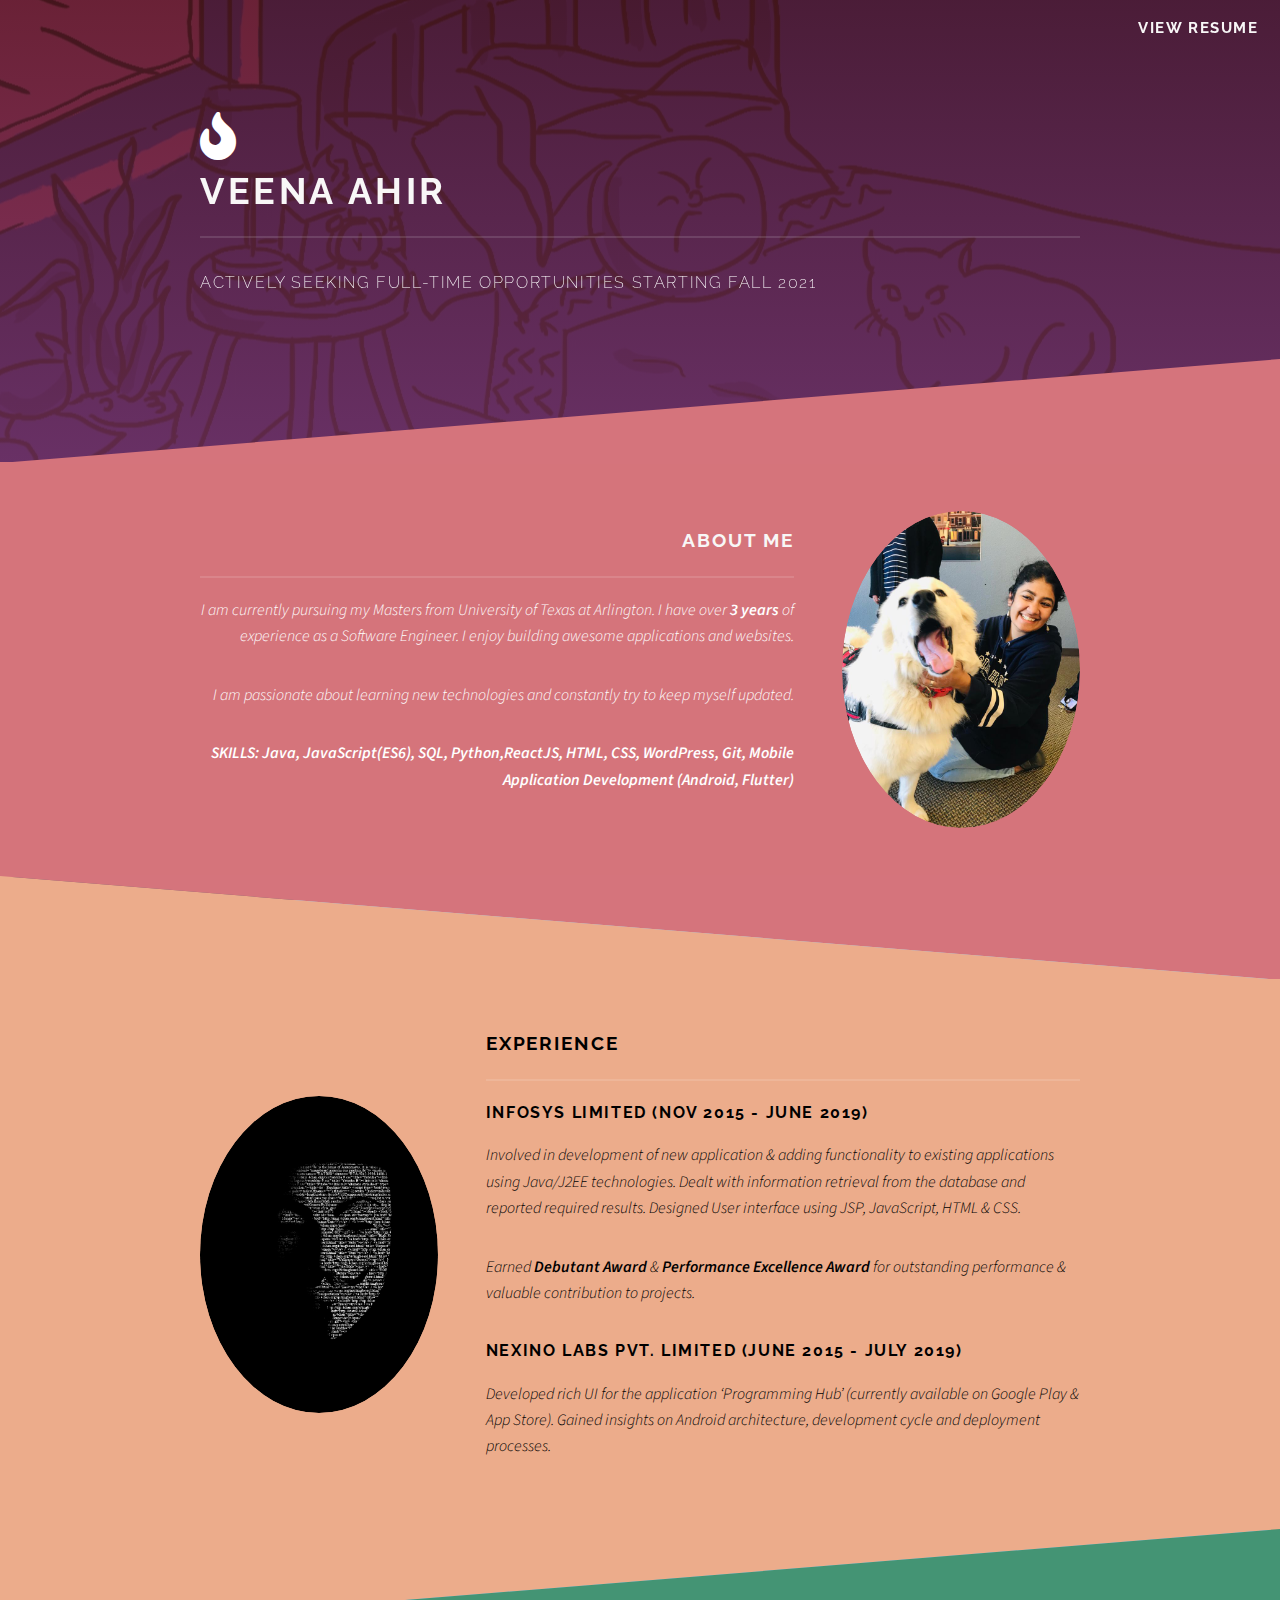
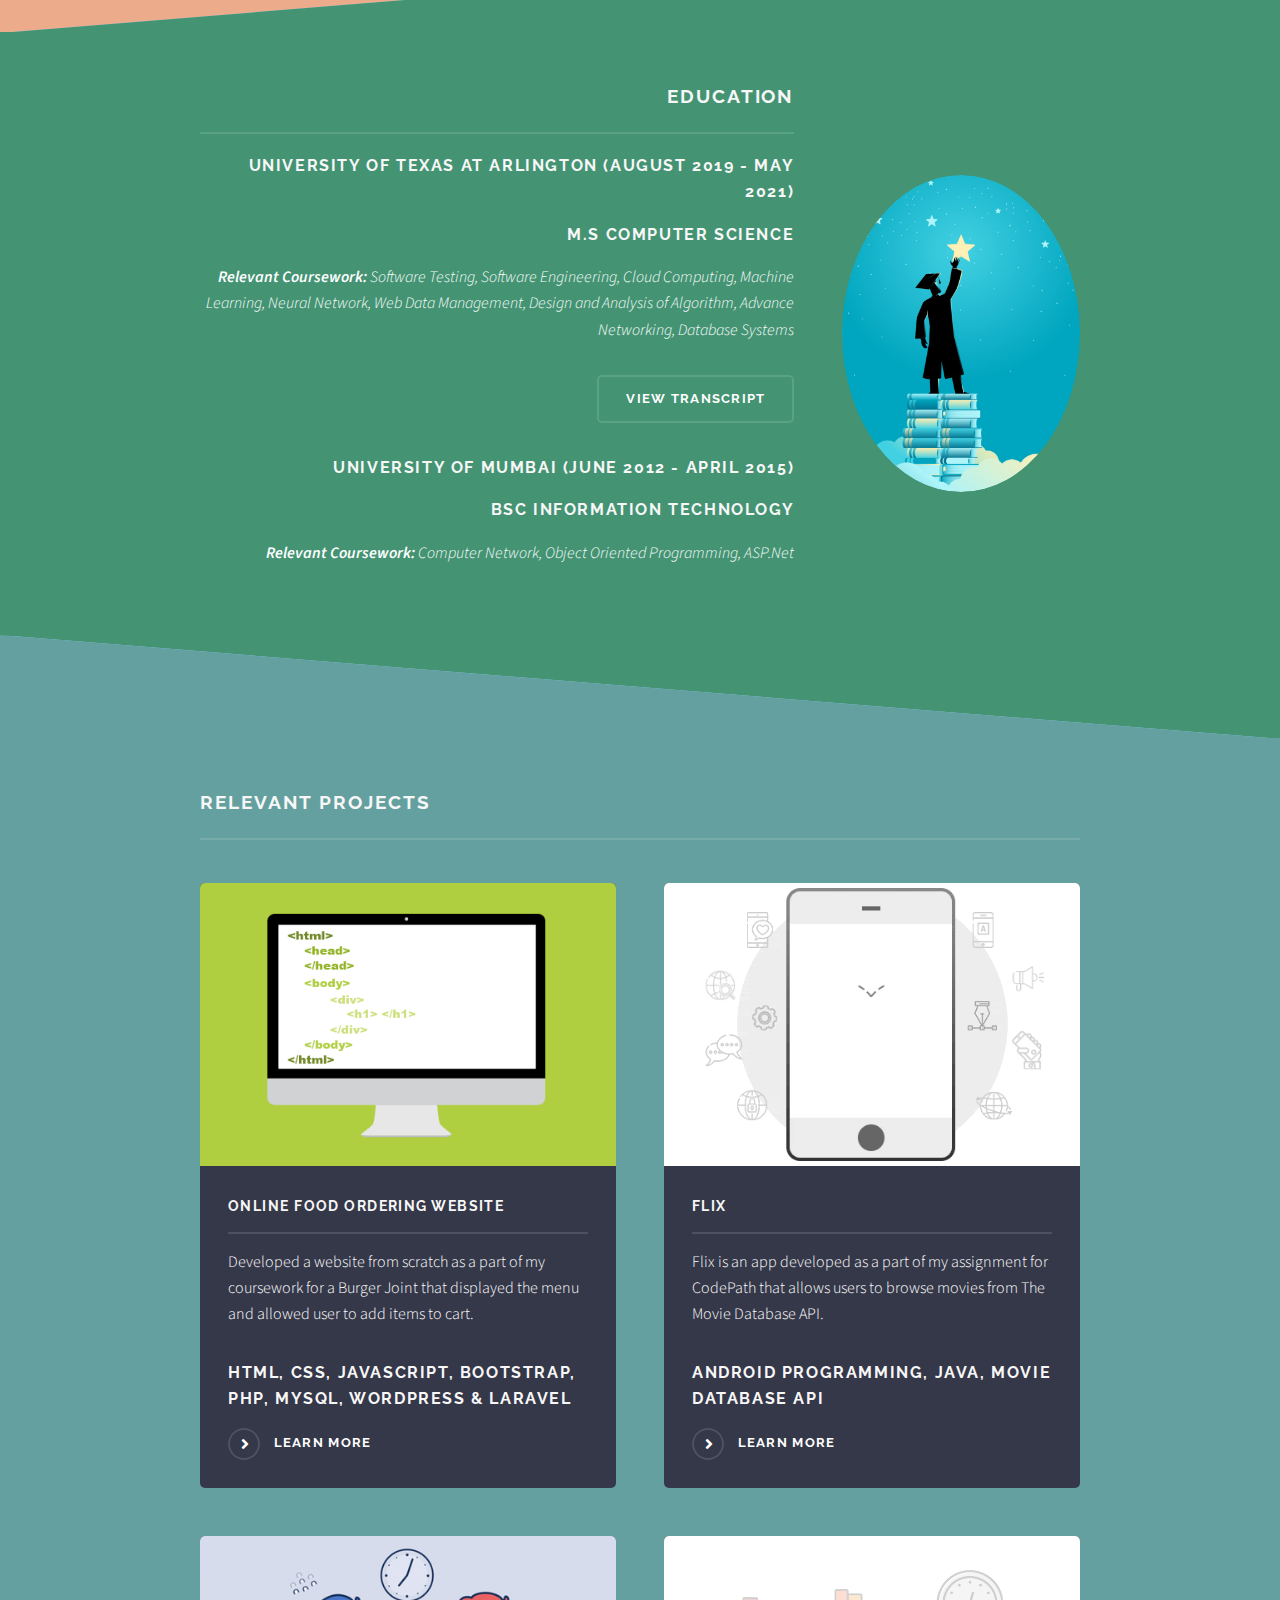
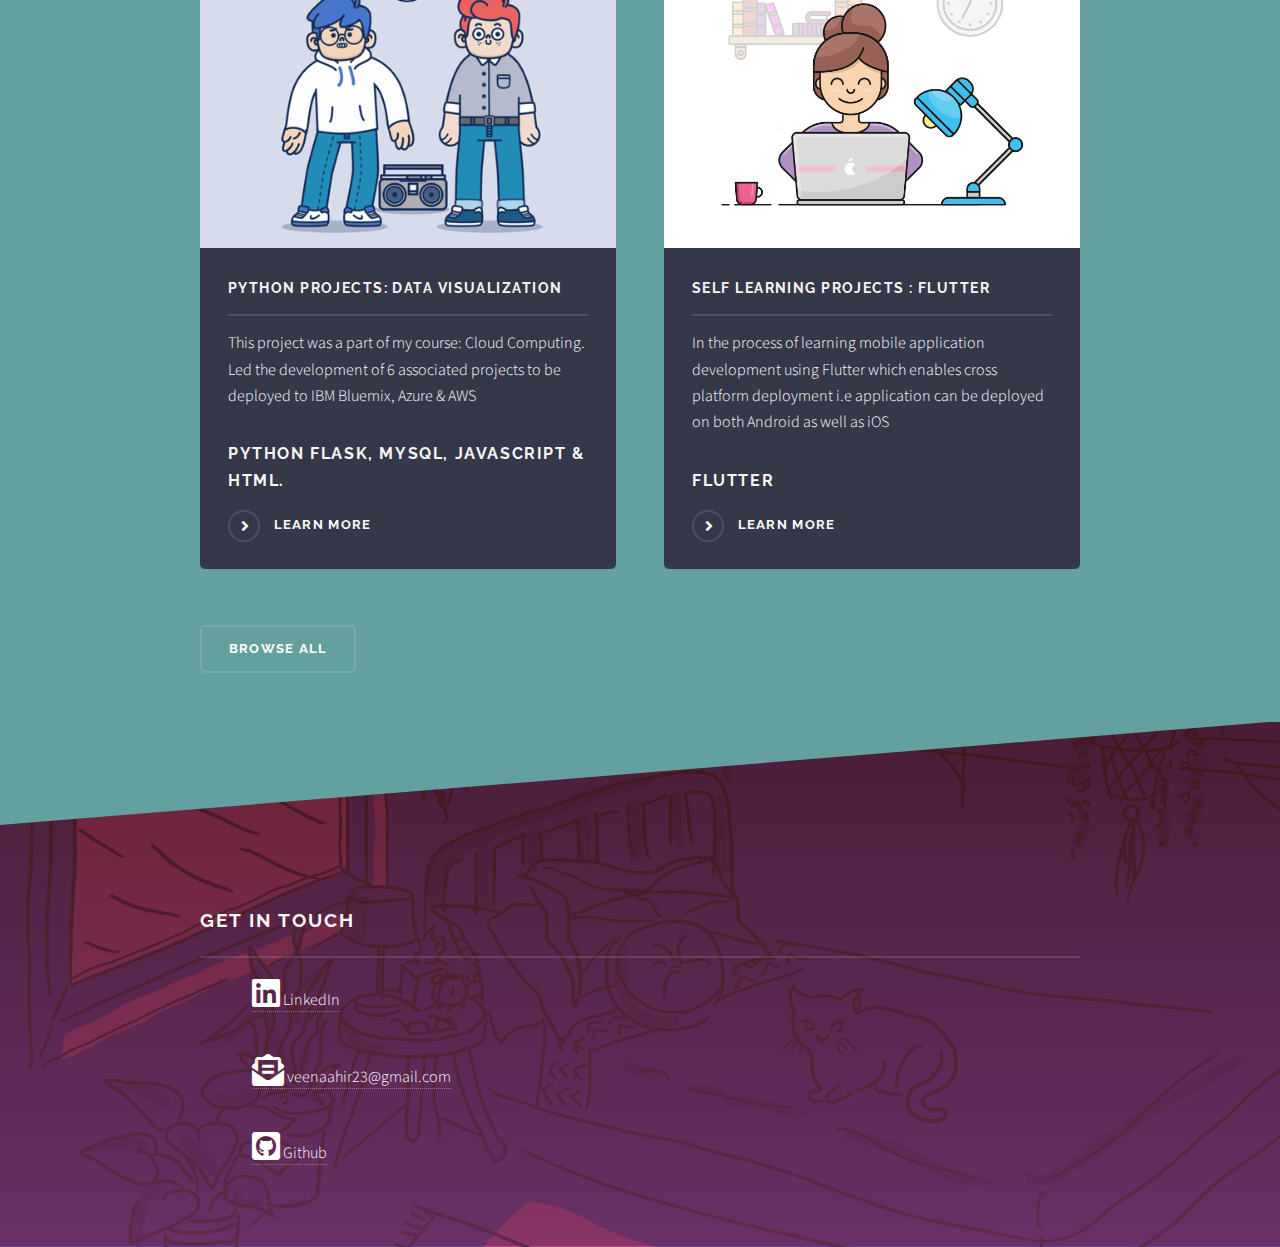
<file: index.html>
<!DOCTYPE HTML>

<html>
	<head>
		<title>Veena Ahir</title>
		<meta charset="utf-8" />
		<meta name="viewport" content="width=device-width, initial-scale=1, user-scalable=no" />
		<link rel="stylesheet" href="assets/css/main.css" />
		<noscript><link rel="stylesheet" href="assets/css/noscript.css" /></noscript>
	</head>
	<body class="is-preload">

		<!-- Page Wrapper -->
			<div id="page-wrapper">

				<!-- Header -->
					<header id="header" class="alt">
						<h1><a href="index.html">PERSONAL PORTFOLIO</a></h1>
						<nav>
							
							<a target="_blank" href="https://drive.google.com/file/d/1GVhghAn4a7CnkQOsXCdvzwUONQM-eSL9/view?usp=sharing" ><h2>VIEW RESUME</h2></a>
						</nav>
					</header>

				<!-- Menu -->
					<nav id="menu">
						<div class="inner">
							<h2>Menu</h2>
							<ul class="links">
								<li><a href="index.html">Certificates</a></li>
								<li><a href="generic.html">Experience</a></li>
								<li><a href="elements.html">Education</a></li>
								<li><a href="#">Projects</a></li>
								<li><a href="https://drive.google.com/file/d/1GVhghAn4a7CnkQOsXCdvzwUONQM-eSL9/view?usp=sharing">View Resume</a></li>
							</ul>
							<a href="#" class="close">Close</a>
						</div>
					</nav>

				<!-- Banner -->
					<section id="banner">
						<div class="inner">
							<i class="fa fa-fire fa-3x" aria-hidden="true" ></i>
							<h2>Veena Ahir</h2>
							<p>ACTIVELY SEEKING FULL-TIME OPPORTUNITIES STARTING FALL 2021 <a href="http://html5up.net"></a></p>
		
						</div>
					</section>

				<!-- Wrapper -->
					<section id="wrapper">

						<!-- One -->
							<section id="one" class="wrapper spotlight style1">
								<div class="inner">
									<a href="#" class="image jimage"><img src="images/profile.jpg" alt="" /></a>
									<div class="content">
										<h2 class="major">About Me</h2>
										<p><I>I am currently pursuing my Masters from University of Texas at Arlington. I have over <b>3 years</b> of experience as a Software Engineer. I enjoy building awesome applications and websites.</I> </p>
										<p><I>I am passionate about learning new technologies and constantly try to keep myself updated.</I></p>
										<p><I><b>SKILLS: Java, JavaScript(ES6), SQL, Python,ReactJS, HTML, CSS, WordPress, Git, Mobile Application Development (Android, Flutter)</b> </I></p>
										<!--<a href="#" class="special">Learn more</a>-->
									</div>
								</div>
							</section>

						<!-- Two -->
							<section id="two" class="wrapper alt spotlight style2">
								<div class="inner">
									<a href="#" class="image jimage"><img src="images/exp.jpg" alt="" /></a>
									<div class="content" style="color: black;">
										<h2 class="major" style="color: black;">EXPERIENCE</h2>
										<h1 style="color: black;">Infosys Limited (Nov 2015 - June 2019)</h1>
										<p><I>Involved in development of new application & adding functionality to existing applications using Java/J2EE technologies. Dealt with information retrieval from the database and reported required results. Designed User interface using JSP, JavaScript, HTML & CSS.</I></p>
										<p><I>Earned <b style="color: black;">Debutant Award</b> & <b style="color: black;">Performance Excellence Award</b> for outstanding performance & valuable contribution to projects.</p>
										</I></p>
										<h1 style="color: black;">Nexino Labs Pvt. Limited (June 2015 - July 2019)</h1>
										<p><I>Developed rich UI for the application ‘Programming Hub’ (currently available on Google Play & App Store). Gained insights on Android architecture, development cycle and deployment processes.
											</I>
										
									</div>
								</div>
							</section>

						<!-- Three -->
							<section id="three" class="wrapper spotlight style3">
								<div class="inner">
									<a href="#" class="image jimage"><img src="images/grad.jpg" alt="" /></a>
									<div class="content">
										<h2 class="major">EDUCATION</h2>
										<h1>University of Texas at Arlington (August 2019 -  May 2021)
											<h1>M.S Computer Science</h1>
										</h1>
										<p><I><b>Relevant Coursework:</b> Software Testing, Software Engineering, Cloud Computing, Machine Learning, Neural Network, Web Data Management, Design and Analysis of Algorithm, Advance Networking, Database Systems</I></p>
										<a target="_blank" href="https://drive.google.com/file/d/15m649_98VHRhAqq4wmWhi6i2XXBIq6by/view?usp=sharing" class="button">View Transcript</a>
										<p></p>
										<h1>University of Mumbai (June 2012 - April 2015)
											<h1>BSc Information Technology</h1>
										</h1>
										<p><I><b>Relevant Coursework:</b> Computer Network, Object Oriented Programming, ASP.Net</I></p>
										
									</div>
								</div>
							</section>

						<!-- Four -->
							<section id="four" class="wrapper alt style1">
								<div class="inner">
									<h2 class="major">RELEVANT PROJECTS</h2>
									
									<section class="features">
										<article>
											<a href="#" class="image"><img src="images/pic04.gif" alt="" /></a>
											<h3 class="major">ONLINE FOOD ORDERING WEBSITE</h3>
											<p>Developed a website from scratch as a part of my coursework for a Burger Joint that displayed the menu and allowed user to add items to cart.</p>
											<h1>HTML, CSS, JavaScript, Bootstrap, PHP, MySQL, WordPress & Laravel</h1>
											<a target="_blank" href="https://gxw9374.uta.cloud/project2/Inicio.php" class="special">Learn more</a>
										</article>
										<article>
											<a href="#" class="image"><img src="images/pic06.gif" alt="" /></a>
											<h3 class="major">FLIX</h3>
											<p>Flix is an app developed as a part of my assignment for CodePath that allows users to browse movies from The Movie Database API.
											</p>
											<h1>Android Programming, Java, Movie Database API</h1>
											<a target="_blank" href="https://github.com/veenaahir23/Flixster" class="special">Learn more</a>
										</article>
										<article>
											<a href="#" class="image"><img src="images/pic05.gif" alt="" /></a>
											<h3 class="major">PYTHON PROJECTS: DATA VISUALIZATION</h3>
											<p>This project was a part of my course: Cloud Computing. Led the development of 6 associated projects to be deployed to IBM Bluemix, Azure & AWS</p>
											<h1>Python Flask, MySQL, JavaScript & HTML.</h1>
											<a target="_blank" href="https://github.com/veenaahir23/CloudComputing" class="special">Learn more</a>
										</article>
										<article>
											<a href="#" class="image"><img src="images/pic07.gif" alt="" /></a>
											<h3 class="major">SELF LEARNING PROJECTS : FLUTTER</h3>
											<p>In the process of learning mobile application development using Flutter which enables cross platform deployment i.e application can be deployed on both Android as well as iOS</p>
											<h1>Flutter</h1>
											<a target="_blank" href="https://github.com/veenaahir23/Quizzler" class="special">Learn more</a>
										</article>
									</section>
									<ul class="actions">
										<li><a target="_blank" href="https://github.com/veenaahir23" class="button">Browse All</a></li>
									</ul>
								</div>
							</section>

					</section>

				<!-- Footer -->
					<section id="footer">
						<div class="inner">
							<h2 class="major">Get in touch</h2>
							<!--<form method="post" action="#">
								<div class="fields">
									<div class="field">
										<label for="name">Name</label>
										<input type="text" name="name" id="name" />
									</div>
									<div class="field">
										<label for="email">Email</label>
										<input type="email" name="email" id="email" />
									</div>
									<div class="field">
										<label for="message">Message</label>
										<textarea name="message" id="message" rows="4"></textarea>
									</div>
								</div>
								<ul class="actions">
									<li><input type="submit" value="Send Message" /></li>
								</ul>
							</form>-->
							<ul class="contact">
								<li><a target="_blank" href='https://www.linkedin.com/in/veena-ahir-b2a24a176/'><i class="fab fa-linkedin fa-2x"></i> LinkedIn</a> </li>
								<li><a><i class="fas fa-envelope-open-text fa-2x"></i> veenaahir23@gmail.com</a></li>
								<li><a target="_blank"  href='https://github.com/veenaahir23?tab=repositories'><i class="fab fa-github-square fa-2x"></i> Github</a> </li>
								
							</ul>
							
						</div>
					</section>

			</div>

		<!-- Scripts -->
			<script src="assets/js/jquery.min.js"></script>
			<script src="assets/js/jquery.scrollex.min.js"></script>
			<script src="assets/js/browser.min.js"></script>
			<script src="assets/js/breakpoints.min.js"></script>
			<script src="assets/js/util.js"></script>
			<script src="assets/js/main.js"></script>

	</body>
</html>
</file>
<file: assets/css/noscript.css>
/* Banner */

	body.is-preload #banner .logo {
		-moz-transform: none;
		-webkit-transform: none;
		-ms-transform: none;
		transform: none;
		opacity: 1;
	}

	body.is-preload #banner h2 {
		opacity: 1;
		-moz-transform: none;
		-webkit-transform: none;
		-ms-transform: none;
		transform: none;
		-moz-filter: none;
		-webkit-filter: none;
		-ms-filter: none;
		filter: none;
	}

	body.is-preload #banner p {
		opacity: 01;
		-moz-transform: none;
		-webkit-transform: none;
		-ms-transform: none;
		transform: none;
		-moz-filter: none;
		-webkit-filter: none;
		-ms-filter: none;
		filter: none;
	}
</file>
<file: assets/css/main.css>
@import url(fontawesome-all.min.css);
@import url("https://fonts.googleapis.com/css?family=Raleway:200,700|Source+Sans+Pro:300,600,300italic,600italic");



html, body, div, span, applet, object,
iframe, h1, h2, h3, h4, h5, h6, p, blockquote,
pre, a, abbr, acronym, address, big, cite,
code, del, dfn, em, img, ins, kbd, q, s, samp,
small, strike, strong, sub, sup, tt, var, b,
u, i, center, dl, dt, dd, ol, ul, li, fieldset,
form, label, legend, table, caption, tbody,
tfoot, thead, tr, th, td, article, aside,
canvas, details, embed, figure, figcaption,
footer, header, hgroup, menu, nav, output, ruby,
section, summary, time, mark, audio, video {
	margin: 0;
	padding: 0;
	border: 0;
	font-size: 100%;
	font: inherit;
	vertical-align: baseline;}

article, aside, details, figcaption, figure,
footer, header, hgroup, menu, nav, section {
	display: block;}

body {
	line-height: 1;

}



ol, ul {
	list-style: none;
}

blockquote, q {
	quotes: none;
}

	blockquote:before, blockquote:after, q:before, q:after {
		content: '';
		content: none;
	}

table {
	border-collapse: collapse;
	border-spacing: 0;
}

body {
	-webkit-text-size-adjust: none;
}

mark {
	background-color: transparent;
	color: inherit;
}

input::-moz-focus-inner {
	border: 0;
	padding: 0;
}

input, select, textarea {
	-moz-appearance: none;
	-webkit-appearance: none;
	-ms-appearance: none;
	appearance: none;
}

/* Basic */

	@-ms-viewport {
		width: device-width;
	}

	body {
		-ms-overflow-style: scrollbar;
	}

	@media screen and (max-width: 480px) {

		html, body {
			min-width: 320px;
		}

	}

	html {
		box-sizing: border-box;
	}

	*, *:before, *:after {
		box-sizing: inherit;
	}

	body {
		background-color: #96CAF7;
		background-image: linear-gradient(to top, rgba(107, 39, 76, 0.8), rgba(70, 14, 19, 0.8)), url("../../images/bg.gif");
		background-size: auto, cover;
		background-attachment: fixed, fixed;
		background-position: center, center;
	}

		body.is-preload *, body.is-preload *:before, body.is-preload *:after {
			-moz-animation: none !important;
			-webkit-animation: none !important;
			-ms-animation: none !important;
			animation: none !important;
			-moz-transition: none !important;
			-webkit-transition: none !important;
			-ms-transition: none !important;
			transition: none !important;
		}

/* Type */

	body, input, select, textarea {
		color: #ffffff;
		font-family: "Source Sans Pro", Helvetica, sans-serif;
		font-size: 16.5pt;
		font-weight: 300;
		line-height: 1.65;
	}

		@media screen and (max-width: 1680px) {

			body, input, select, textarea {
				font-size: 13pt;
			}

		}

		@media screen and (max-width: 1280px) {

			body, input, select, textarea {
				font-size: 12pt;
			}

		}

		@media screen and (max-width: 980px) {

			body, input, select, textarea {
				font-size: 12pt;
			}

		}

		@media screen and (max-width: 736px) {

			body, input, select, textarea {
				font-size: 12pt;
			}

		}

		@media screen and (max-width: 480px) {

			body, input, select, textarea {
				font-size: 12pt;
			}

		}

	a {
		-moz-transition: color 0.2s ease-in-out, border-bottom-color 0.2s ease-in-out;
		-webkit-transition: color 0.2s ease-in-out, border-bottom-color 0.2s ease-in-out;
		-ms-transition: color 0.2s ease-in-out, border-bottom-color 0.2s ease-in-out;
		transition: color 0.2s ease-in-out, border-bottom-color 0.2s ease-in-out;
		border-bottom: dotted 1px rgba(255, 255, 255, 0.35);
		color: #ffffff;
		text-decoration: none;
	}

		a:hover {
			border-bottom-color: transparent;
			color: #ffffff !important;
		}

		a.special:not(.button) {
			text-decoration: none;
			border-bottom: 0;
			display: block;
			font-family: Raleway, Helvetica, sans-serif;
			font-size: 0.8em;
			font-weight: 700;
			letter-spacing: 0.1em;
			margin: 0 0 2em 0;
			text-transform: uppercase;
		}

			a.special:not(.button):before {
				-moz-osx-font-smoothing: grayscale;
				-webkit-font-smoothing: antialiased;
				display: inline-block;
				font-style: normal;
				font-variant: normal;
				text-rendering: auto;
				line-height: 1;
				text-transform: none !important;
				font-family: 'Font Awesome 5 Free';
				font-weight: 900;
			}

			a.special:not(.button):before {
				-moz-transition: background-color 0.2s ease-in-out;
				-webkit-transition: background-color 0.2s ease-in-out;
				-ms-transition: background-color 0.2s ease-in-out;
				transition: background-color 0.2s ease-in-out;
				border-radius: 100%;
				border: solid 2px rgba(255, 255, 255, 0.125);
				content: '\f105';
				display: inline-block;
				font-size: 1.25em;
				height: 2em;
				line-height: 1.75em;
				margin-right: 0.85em;
				text-align: center;
				text-indent: 0.15em;
				vertical-align: middle;
				width: 2em;
			}

			a.special:not(.button):hover:before {
				background-color: rgba(255, 255, 255, 0.025);
			}

			a.special:not(.button):active:before {
				background-color: rgba(255, 255, 255, 0.075);
			}

	strong, b {
		color: #ffffff;
		font-weight: 600;
	}

	em, i {
		font-style: italic;
	}

	p {
		margin: 0 0 2em 0;
		-moz-transition: opacity 2s ease, -moz-transform 1s ease;
			-webkit-transition: opacity 2s ease, -webkit-transform 1s ease;
			-ms-transition: opacity 2s ease, -ms-transform 1s ease;
			transition: opacity 2s ease, transform 1s ease;
			-moz-transform: translateY(0);
			-webkit-transform: translateY(0);
			-ms-transform: translateY(0);
			transform: translateY(0);
			opacity: 1;
	}

	h1, h2, h3, h4, h5, h6{
		color: #f8f7f7;
		font-family: Raleway, Helvetica, sans-serif;
		font-weight: 700;
		letter-spacing: 0.1em;
		margin: 0 0 1em 0;
		text-transform: uppercase;
	}

		h1 a, h2 a, h3 a, h4 a, h5 a, h6 a {
			color: inherit;
			text-decoration: none;
			border-bottom: 0;
		}

		h1 span, h2 span, h3 span, h4 span, h5 span, h6 span {
			font-weight: 200;
		}

		h1.major, h2.major, h3.major, h4.major, h5.major, h6.major {
			padding-bottom: 1em;
			border-bottom: solid 2px rgba(255, 255, 255, 0.125);
			
		}

	h2 {
		font-size: 1.2em;
	}

	h3 {
		font-size: 0.9em;
	}

	h4 {
		font-size: 0.7em;
	}

	h5 {
		font-size: 0.7em;
	}

	h6 {
		font-size: 0.7em;
	}

	@media screen and (max-width: 736px) {

		h2 {
			font-size: 1em;
		}

		h3 {
			font-size: 0.8em;
		}

	}

	sub {
		font-size: 0.8em;
		position: relative;
		top: 0.5em;
	}

	sup {
		font-size: 0.8em;
		position: relative;
		top: -0.5em;
	}

	blockquote {
		border-left: solid 4px rgba(255, 255, 255, 0.125);
		font-style: italic;
		margin: 0 0 2em 0;
		padding: 0.5em 0 0.5em 2em;
	}

	code {
		background: rgba(255, 255, 255, 0.025);
		border-radius: 5px;
		border: solid 2px rgba(255, 255, 255, 0.125);
		font-family: "Courier New", monospace;
		font-size: 0.9em;
		margin: 0 0.25em;
		padding: 0.25em 0.65em;
	}

	pre {
		-webkit-overflow-scrolling: touch;
		font-family: "Courier New", monospace;
		font-size: 0.9em;
		margin: 0 0 2em 0;
	}

		pre code {
			display: block;
			line-height: 1.75em;
			padding: 1em 1.5em;
			overflow-x: auto;
		}

	hr {
		border: 0;
		border-bottom: solid 2px rgba(255, 255, 255, 0.125);
		margin: 2.5em 0;
	}

		hr.major {
			margin: 4em 0;
		}

	.align-left {
		text-align: left;
	}

	.align-center {
		text-align: center;
	}

	.align-right {
		text-align: right;
	}

/* Row */

	.row {
		display: flex;
		flex-wrap: wrap;
		box-sizing: border-box;
		align-items: stretch;
	}

		.row > * {
			box-sizing: border-box;
		}

		.row.gtr-uniform > * > :last-child {
			margin-bottom: 0;
		}

		.row.aln-left {
			justify-content: flex-start;
		}

		.row.aln-center {
			justify-content: center;
		}

		.row.aln-right {
			justify-content: flex-end;
		}

		.row.aln-top {
			align-items: flex-start;
		}

		.row.aln-middle {
			align-items: center;
		}

		.row.aln-bottom {
			align-items: flex-end;
		}

		.row > .imp {
			order: -1;
		}

		.row > .col-1 {
			width: 8.33333%;
		}

		.row > .off-1 {
			margin-left: 8.33333%;
		}

		.row > .col-2 {
			width: 16.66667%;
		}

		.row > .off-2 {
			margin-left: 16.66667%;
		}

		.row > .col-3 {
			width: 25%;
		}

		.row > .off-3 {
			margin-left: 25%;
		}

		.row > .col-4 {
			width: 33.33333%;
		}

		.row > .off-4 {
			margin-left: 33.33333%;
		}

		.row > .col-5 {
			width: 41.66667%;
		}

		.row > .off-5 {
			margin-left: 41.66667%;
		}

		.row > .col-6 {
			width: 50%;
		}

		.row > .off-6 {
			margin-left: 50%;
		}

		.row > .col-7 {
			width: 58.33333%;
		}

		.row > .off-7 {
			margin-left: 58.33333%;
		}

		.row > .col-8 {
			width: 66.66667%;
		}

		.row > .off-8 {
			margin-left: 66.66667%;
		}

		.row > .col-9 {
			width: 75%;
		}

		.row > .off-9 {
			margin-left: 75%;
		}

		.row > .col-10 {
			width: 83.33333%;
		}

		.row > .off-10 {
			margin-left: 83.33333%;
		}

		.row > .col-11 {
			width: 91.66667%;
		}

		.row > .off-11 {
			margin-left: 91.66667%;
		}

		.row > .col-12 {
			width: 100%;
		}

		.row > .off-12 {
			margin-left: 100%;
		}

		.row.gtr-0 {
			margin-top: 0;
			margin-left: 0em;
		}

			.row.gtr-0 > * {
				padding: 0 0 0 0em;
			}

			.row.gtr-0.gtr-uniform {
				margin-top: 0em;
			}

				.row.gtr-0.gtr-uniform > * {
					padding-top: 0em;
				}

		.row.gtr-25 {
			margin-top: 0;
			margin-left: -0.4375em;
		}

			.row.gtr-25 > * {
				padding: 0 0 0 0.4375em;
			}

			.row.gtr-25.gtr-uniform {
				margin-top: -0.4375em;
			}

				.row.gtr-25.gtr-uniform > * {
					padding-top: 0.4375em;
				}

		.row.gtr-50 {
			margin-top: 0;
			margin-left: -0.875em;
		}

			.row.gtr-50 > * {
				padding: 0 0 0 0.875em;
			}

			.row.gtr-50.gtr-uniform {
				margin-top: -0.875em;
			}

				.row.gtr-50.gtr-uniform > * {
					padding-top: 0.875em;
				}

		.row {
			margin-top: 0;
			margin-left: -1.75em;
		}

			.row > * {
				padding: 0 0 0 1.75em;
			}

			.row.gtr-uniform {
				margin-top: -1.75em;
			}

				.row.gtr-uniform > * {
					padding-top: 1.75em;
				}

		.row.gtr-150 {
			margin-top: 0;
			margin-left: -2.625em;
		}

			.row.gtr-150 > * {
				padding: 0 0 0 2.625em;
			}

			.row.gtr-150.gtr-uniform {
				margin-top: -2.625em;
			}

				.row.gtr-150.gtr-uniform > * {
					padding-top: 2.625em;
				}

		.row.gtr-200 {
			margin-top: 0;
			margin-left: -3.5em;
		}

			.row.gtr-200 > * {
				padding: 0 0 0 3.5em;
			}

			.row.gtr-200.gtr-uniform {
				margin-top: -3.5em;
			}

				.row.gtr-200.gtr-uniform > * {
					padding-top: 3.5em;
				}

		@media screen and (max-width: 1680px) {

			.row {
				display: flex;
				flex-wrap: wrap;
				box-sizing: border-box;
				align-items: stretch;
			}

				.row > * {
					box-sizing: border-box;
				}

				.row.gtr-uniform > * > :last-child {
					margin-bottom: 0;
				}

				.row.aln-left {
					justify-content: flex-start;
				}

				.row.aln-center {
					justify-content: center;
				}

				.row.aln-right {
					justify-content: flex-end;
				}

				.row.aln-top {
					align-items: flex-start;
				}

				.row.aln-middle {
					align-items: center;
				}

				.row.aln-bottom {
					align-items: flex-end;
				}

				.row > .imp-xlarge {
					order: -1;
				}

				.row > .col-1-xlarge {
					width: 8.33333%;
				}

				.row > .off-1-xlarge {
					margin-left: 8.33333%;
				}

				.row > .col-2-xlarge {
					width: 16.66667%;
				}

				.row > .off-2-xlarge {
					margin-left: 16.66667%;
				}

				.row > .col-3-xlarge {
					width: 25%;
				}

				.row > .off-3-xlarge {
					margin-left: 25%;
				}

				.row > .col-4-xlarge {
					width: 33.33333%;
				}

				.row > .off-4-xlarge {
					margin-left: 33.33333%;
				}

				.row > .col-5-xlarge {
					width: 41.66667%;
				}

				.row > .off-5-xlarge {
					margin-left: 41.66667%;
				}

				.row > .col-6-xlarge {
					width: 50%;
				}

				.row > .off-6-xlarge {
					margin-left: 50%;
				}

				.row > .col-7-xlarge {
					width: 58.33333%;
				}

				.row > .off-7-xlarge {
					margin-left: 58.33333%;
				}

				.row > .col-8-xlarge {
					width: 66.66667%;
				}

				.row > .off-8-xlarge {
					margin-left: 66.66667%;
				}

				.row > .col-9-xlarge {
					width: 75%;
				}

				.row > .off-9-xlarge {
					margin-left: 75%;
				}

				.row > .col-10-xlarge {
					width: 83.33333%;
				}

				.row > .off-10-xlarge {
					margin-left: 83.33333%;
				}

				.row > .col-11-xlarge {
					width: 91.66667%;
				}

				.row > .off-11-xlarge {
					margin-left: 91.66667%;
				}

				.row > .col-12-xlarge {
					width: 100%;
				}

				.row > .off-12-xlarge {
					margin-left: 100%;
				}

				.row.gtr-0 {
					margin-top: 0;
					margin-left: 0em;
				}

					.row.gtr-0 > * {
						padding: 0 0 0 0em;
					}

					.row.gtr-0.gtr-uniform {
						margin-top: 0em;
					}

						.row.gtr-0.gtr-uniform > * {
							padding-top: 0em;
						}

				.row.gtr-25 {
					margin-top: 0;
					margin-left: -0.4375em;
				}

					.row.gtr-25 > * {
						padding: 0 0 0 0.4375em;
					}

					.row.gtr-25.gtr-uniform {
						margin-top: -0.4375em;
					}

						.row.gtr-25.gtr-uniform > * {
							padding-top: 0.4375em;
						}

				.row.gtr-50 {
					margin-top: 0;
					margin-left: -0.875em;
				}

					.row.gtr-50 > * {
						padding: 0 0 0 0.875em;
					}

					.row.gtr-50.gtr-uniform {
						margin-top: -0.875em;
					}

						.row.gtr-50.gtr-uniform > * {
							padding-top: 0.875em;
						}

				.row {
					margin-top: 0;
					margin-left: -1.75em;
				}

					.row > * {
						padding: 0 0 0 1.75em;
					}

					.row.gtr-uniform {
						margin-top: -1.75em;
					}

						.row.gtr-uniform > * {
							padding-top: 1.75em;
						}

				.row.gtr-150 {
					margin-top: 0;
					margin-left: -2.625em;
				}

					.row.gtr-150 > * {
						padding: 0 0 0 2.625em;
					}

					.row.gtr-150.gtr-uniform {
						margin-top: -2.625em;
					}

						.row.gtr-150.gtr-uniform > * {
							padding-top: 2.625em;
						}

				.row.gtr-200 {
					margin-top: 0;
					margin-left: -3.5em;
				}

					.row.gtr-200 > * {
						padding: 0 0 0 3.5em;
					}

					.row.gtr-200.gtr-uniform {
						margin-top: -3.5em;
					}

						.row.gtr-200.gtr-uniform > * {
							padding-top: 3.5em;
						}

		}

		@media screen and (max-width: 1280px) {

			.row {
				display: flex;
				flex-wrap: wrap;
				box-sizing: border-box;
				align-items: stretch;
			}

				.row > * {
					box-sizing: border-box;
				}

				.row.gtr-uniform > * > :last-child {
					margin-bottom: 0;
				}

				.row.aln-left {
					justify-content: flex-start;
				}

				.row.aln-center {
					justify-content: center;
				}

				.row.aln-right {
					justify-content: flex-end;
				}

				.row.aln-top {
					align-items: flex-start;
				}

				.row.aln-middle {
					align-items: center;
				}

				.row.aln-bottom {
					align-items: flex-end;
				}

				.row > .imp-large {
					order: -1;
				}

				.row > .col-1-large {
					width: 8.33333%;
				}

				.row > .off-1-large {
					margin-left: 8.33333%;
				}

				.row > .col-2-large {
					width: 16.66667%;
				}

				.row > .off-2-large {
					margin-left: 16.66667%;
				}

				.row > .col-3-large {
					width: 25%;
				}

				.row > .off-3-large {
					margin-left: 25%;
				}

				.row > .col-4-large {
					width: 33.33333%;
				}

				.row > .off-4-large {
					margin-left: 33.33333%;
				}

				.row > .col-5-large {
					width: 41.66667%;
				}

				.row > .off-5-large {
					margin-left: 41.66667%;
				}

				.row > .col-6-large {
					width: 50%;
				}

				.row > .off-6-large {
					margin-left: 50%;
				}

				.row > .col-7-large {
					width: 58.33333%;
				}

				.row > .off-7-large {
					margin-left: 58.33333%;
				}

				.row > .col-8-large {
					width: 66.66667%;
				}

				.row > .off-8-large {
					margin-left: 66.66667%;
				}

				.row > .col-9-large {
					width: 75%;
				}

				.row > .off-9-large {
					margin-left: 75%;
				}

				.row > .col-10-large {
					width: 83.33333%;
				}

				.row > .off-10-large {
					margin-left: 83.33333%;
				}

				.row > .col-11-large {
					width: 91.66667%;
				}

				.row > .off-11-large {
					margin-left: 91.66667%;
				}

				.row > .col-12-large {
					width: 100%;
				}

				.row > .off-12-large {
					margin-left: 100%;
				}

				.row.gtr-0 {
					margin-top: 0;
					margin-left: 0em;
				}

					.row.gtr-0 > * {
						padding: 0 0 0 0em;
					}

					.row.gtr-0.gtr-uniform {
						margin-top: 0em;
					}

						.row.gtr-0.gtr-uniform > * {
							padding-top: 0em;
						}

				.row.gtr-25 {
					margin-top: 0;
					margin-left: -0.4375em;
				}

					.row.gtr-25 > * {
						padding: 0 0 0 0.4375em;
					}

					.row.gtr-25.gtr-uniform {
						margin-top: -0.4375em;
					}

						.row.gtr-25.gtr-uniform > * {
							padding-top: 0.4375em;
						}

				.row.gtr-50 {
					margin-top: 0;
					margin-left: -0.875em;
				}

					.row.gtr-50 > * {
						padding: 0 0 0 0.875em;
					}

					.row.gtr-50.gtr-uniform {
						margin-top: -0.875em;
					}

						.row.gtr-50.gtr-uniform > * {
							padding-top: 0.875em;
						}

				.row {
					margin-top: 0;
					margin-left: -1.75em;
				}

					.row > * {
						padding: 0 0 0 1.75em;
					}

					.row.gtr-uniform {
						margin-top: -1.75em;
					}

						.row.gtr-uniform > * {
							padding-top: 1.75em;
						}

				.row.gtr-150 {
					margin-top: 0;
					margin-left: -2.625em;
				}

					.row.gtr-150 > * {
						padding: 0 0 0 2.625em;
					}

					.row.gtr-150.gtr-uniform {
						margin-top: -2.625em;
					}

						.row.gtr-150.gtr-uniform > * {
							padding-top: 2.625em;
						}

				.row.gtr-200 {
					margin-top: 0;
					margin-left: -3.5em;
				}

					.row.gtr-200 > * {
						padding: 0 0 0 3.5em;
					}

					.row.gtr-200.gtr-uniform {
						margin-top: -3.5em;
					}

						.row.gtr-200.gtr-uniform > * {
							padding-top: 3.5em;
						}

		}

		@media screen and (max-width: 980px) {

			.row {
				display: flex;
				flex-wrap: wrap;
				box-sizing: border-box;
				align-items: stretch;
			}

				.row > * {
					box-sizing: border-box;
				}

				.row.gtr-uniform > * > :last-child {
					margin-bottom: 0;
				}

				.row.aln-left {
					justify-content: flex-start;
				}

				.row.aln-center {
					justify-content: center;
				}

				.row.aln-right {
					justify-content: flex-end;
				}

				.row.aln-top {
					align-items: flex-start;
				}

				.row.aln-middle {
					align-items: center;
				}

				.row.aln-bottom {
					align-items: flex-end;
				}

				.row > .imp-medium {
					order: -1;
				}

				.row > .col-1-medium {
					width: 8.33333%;
				}

				.row > .off-1-medium {
					margin-left: 8.33333%;
				}

				.row > .col-2-medium {
					width: 16.66667%;
				}

				.row > .off-2-medium {
					margin-left: 16.66667%;
				}

				.row > .col-3-medium {
					width: 25%;
				}

				.row > .off-3-medium {
					margin-left: 25%;
				}

				.row > .col-4-medium {
					width: 33.33333%;
				}

				.row > .off-4-medium {
					margin-left: 33.33333%;
				}

				.row > .col-5-medium {
					width: 41.66667%;
				}

				.row > .off-5-medium {
					margin-left: 41.66667%;
				}

				.row > .col-6-medium {
					width: 50%;
				}

				.row > .off-6-medium {
					margin-left: 50%;
				}

				.row > .col-7-medium {
					width: 58.33333%;
				}

				.row > .off-7-medium {
					margin-left: 58.33333%;
				}

				.row > .col-8-medium {
					width: 66.66667%;
				}

				.row > .off-8-medium {
					margin-left: 66.66667%;
				}

				.row > .col-9-medium {
					width: 75%;
				}

				.row > .off-9-medium {
					margin-left: 75%;
				}

				.row > .col-10-medium {
					width: 83.33333%;
				}

				.row > .off-10-medium {
					margin-left: 83.33333%;
				}

				.row > .col-11-medium {
					width: 91.66667%;
				}

				.row > .off-11-medium {
					margin-left: 91.66667%;
				}

				.row > .col-12-medium {
					width: 100%;
				}

				.row > .off-12-medium {
					margin-left: 100%;
				}

				.row.gtr-0 {
					margin-top: 0;
					margin-left: 0em;
				}

					.row.gtr-0 > * {
						padding: 0 0 0 0em;
					}

					.row.gtr-0.gtr-uniform {
						margin-top: 0em;
					}

						.row.gtr-0.gtr-uniform > * {
							padding-top: 0em;
						}

				.row.gtr-25 {
					margin-top: 0;
					margin-left: -0.4375em;
				}

					.row.gtr-25 > * {
						padding: 0 0 0 0.4375em;
					}

					.row.gtr-25.gtr-uniform {
						margin-top: -0.4375em;
					}

						.row.gtr-25.gtr-uniform > * {
							padding-top: 0.4375em;
						}

				.row.gtr-50 {
					margin-top: 0;
					margin-left: -0.875em;
				}

					.row.gtr-50 > * {
						padding: 0 0 0 0.875em;
					}

					.row.gtr-50.gtr-uniform {
						margin-top: -0.875em;
					}

						.row.gtr-50.gtr-uniform > * {
							padding-top: 0.875em;
						}

				.row {
					margin-top: 0;
					margin-left: -1.75em;
				}

					.row > * {
						padding: 0 0 0 1.75em;
					}

					.row.gtr-uniform {
						margin-top: -1.75em;
					}

						.row.gtr-uniform > * {
							padding-top: 1.75em;
						}

				.row.gtr-150 {
					margin-top: 0;
					margin-left: -2.625em;
				}

					.row.gtr-150 > * {
						padding: 0 0 0 2.625em;
					}

					.row.gtr-150.gtr-uniform {
						margin-top: -2.625em;
					}

						.row.gtr-150.gtr-uniform > * {
							padding-top: 2.625em;
						}

				.row.gtr-200 {
					margin-top: 0;
					margin-left: -3.5em;
				}

					.row.gtr-200 > * {
						padding: 0 0 0 3.5em;
					}

					.row.gtr-200.gtr-uniform {
						margin-top: -3.5em;
					}

						.row.gtr-200.gtr-uniform > * {
							padding-top: 3.5em;
						}

		}

		@media screen and (max-width: 736px) {

			.row {
				display: flex;
				flex-wrap: wrap;
				box-sizing: border-box;
				align-items: stretch;
			}

				.row > * {
					box-sizing: border-box;
				}

				.row.gtr-uniform > * > :last-child {
					margin-bottom: 0;
				}

				.row.aln-left {
					justify-content: flex-start;
				}

				.row.aln-center {
					justify-content: center;
				}

				.row.aln-right {
					justify-content: flex-end;
				}

				.row.aln-top {
					align-items: flex-start;
				}

				.row.aln-middle {
					align-items: center;
				}

				.row.aln-bottom {
					align-items: flex-end;
				}

				.row > .imp-small {
					order: -1;
				}

				.row > .col-1-small {
					width: 8.33333%;
				}

				.row > .off-1-small {
					margin-left: 8.33333%;
				}

				.row > .col-2-small {
					width: 16.66667%;
				}

				.row > .off-2-small {
					margin-left: 16.66667%;
				}

				.row > .col-3-small {
					width: 25%;
				}

				.row > .off-3-small {
					margin-left: 25%;
				}

				.row > .col-4-small {
					width: 33.33333%;
				}

				.row > .off-4-small {
					margin-left: 33.33333%;
				}

				.row > .col-5-small {
					width: 41.66667%;
				}

				.row > .off-5-small {
					margin-left: 41.66667%;
				}

				.row > .col-6-small {
					width: 50%;
				}

				.row > .off-6-small {
					margin-left: 50%;
				}

				.row > .col-7-small {
					width: 58.33333%;
				}

				.row > .off-7-small {
					margin-left: 58.33333%;
				}

				.row > .col-8-small {
					width: 66.66667%;
				}

				.row > .off-8-small {
					margin-left: 66.66667%;
				}

				.row > .col-9-small {
					width: 75%;
				}

				.row > .off-9-small {
					margin-left: 75%;
				}

				.row > .col-10-small {
					width: 83.33333%;
				}

				.row > .off-10-small {
					margin-left: 83.33333%;
				}

				.row > .col-11-small {
					width: 91.66667%;
				}

				.row > .off-11-small {
					margin-left: 91.66667%;
				}

				.row > .col-12-small {
					width: 100%;
				}

				.row > .off-12-small {
					margin-left: 100%;
				}

				.row.gtr-0 {
					margin-top: 0;
					margin-left: 0em;
				}

					.row.gtr-0 > * {
						padding: 0 0 0 0em;
					}

					.row.gtr-0.gtr-uniform {
						margin-top: 0em;
					}

						.row.gtr-0.gtr-uniform > * {
							padding-top: 0em;
						}

				.row.gtr-25 {
					margin-top: 0;
					margin-left: -0.3125em;
				}

					.row.gtr-25 > * {
						padding: 0 0 0 0.3125em;
					}

					.row.gtr-25.gtr-uniform {
						margin-top: -0.3125em;
					}

						.row.gtr-25.gtr-uniform > * {
							padding-top: 0.3125em;
						}

				.row.gtr-50 {
					margin-top: 0;
					margin-left: -0.625em;
				}

					.row.gtr-50 > * {
						padding: 0 0 0 0.625em;
					}

					.row.gtr-50.gtr-uniform {
						margin-top: -0.625em;
					}

						.row.gtr-50.gtr-uniform > * {
							padding-top: 0.625em;
						}

				.row {
					margin-top: 0;
					margin-left: -1.25em;
				}

					.row > * {
						padding: 0 0 0 1.25em;
					}

					.row.gtr-uniform {
						margin-top: -1.25em;
					}

						.row.gtr-uniform > * {
							padding-top: 1.25em;
						}

				.row.gtr-150 {
					margin-top: 0;
					margin-left: -1.875em;
				}

					.row.gtr-150 > * {
						padding: 0 0 0 1.875em;
					}

					.row.gtr-150.gtr-uniform {
						margin-top: -1.875em;
					}

						.row.gtr-150.gtr-uniform > * {
							padding-top: 1.875em;
						}

				.row.gtr-200 {
					margin-top: 0;
					margin-left: -2.5em;
				}

					.row.gtr-200 > * {
						padding: 0 0 0 2.5em;
					}

					.row.gtr-200.gtr-uniform {
						margin-top: -2.5em;
					}

						.row.gtr-200.gtr-uniform > * {
							padding-top: 2.5em;
						}

		}

		@media screen and (max-width: 480px) {

			.row {
				display: flex;
				flex-wrap: wrap;
				box-sizing: border-box;
				align-items: stretch;
			}

				.row > * {
					box-sizing: border-box;
				}

				.row.gtr-uniform > * > :last-child {
					margin-bottom: 0;
				}

				.row.aln-left {
					justify-content: flex-start;
				}

				.row.aln-center {
					justify-content: center;
				}

				.row.aln-right {
					justify-content: flex-end;
				}

				.row.aln-top {
					align-items: flex-start;
				}

				.row.aln-middle {
					align-items: center;
				}

				.row.aln-bottom {
					align-items: flex-end;
				}

				.row > .imp-xsmall {
					order: -1;
				}

				.row > .col-1-xsmall {
					width: 8.33333%;
				}

				.row > .off-1-xsmall {
					margin-left: 8.33333%;
				}

				.row > .col-2-xsmall {
					width: 16.66667%;
				}

				.row > .off-2-xsmall {
					margin-left: 16.66667%;
				}

				.row > .col-3-xsmall {
					width: 25%;
				}

				.row > .off-3-xsmall {
					margin-left: 25%;
				}

				.row > .col-4-xsmall {
					width: 33.33333%;
				}

				.row > .off-4-xsmall {
					margin-left: 33.33333%;
				}

				.row > .col-5-xsmall {
					width: 41.66667%;
				}

				.row > .off-5-xsmall {
					margin-left: 41.66667%;
				}

				.row > .col-6-xsmall {
					width: 50%;
				}

				.row > .off-6-xsmall {
					margin-left: 50%;
				}

				.row > .col-7-xsmall {
					width: 58.33333%;
				}

				.row > .off-7-xsmall {
					margin-left: 58.33333%;
				}

				.row > .col-8-xsmall {
					width: 66.66667%;
				}

				.row > .off-8-xsmall {
					margin-left: 66.66667%;
				}

				.row > .col-9-xsmall {
					width: 75%;
				}

				.row > .off-9-xsmall {
					margin-left: 75%;
				}

				.row > .col-10-xsmall {
					width: 83.33333%;
				}

				.row > .off-10-xsmall {
					margin-left: 83.33333%;
				}

				.row > .col-11-xsmall {
					width: 91.66667%;
				}

				.row > .off-11-xsmall {
					margin-left: 91.66667%;
				}

				.row > .col-12-xsmall {
					width: 100%;
				}

				.row > .off-12-xsmall {
					margin-left: 100%;
				}

				.row.gtr-0 {
					margin-top: 0;
					margin-left: 0em;
				}

					.row.gtr-0 > * {
						padding: 0 0 0 0em;
					}

					.row.gtr-0.gtr-uniform {
						margin-top: 0em;
					}

						.row.gtr-0.gtr-uniform > * {
							padding-top: 0em;
						}

				.row.gtr-25 {
					margin-top: 0;
					margin-left: -0.3125em;
				}

					.row.gtr-25 > * {
						padding: 0 0 0 0.3125em;
					}

					.row.gtr-25.gtr-uniform {
						margin-top: -0.3125em;
					}

						.row.gtr-25.gtr-uniform > * {
							padding-top: 0.3125em;
						}

				.row.gtr-50 {
					margin-top: 0;
					margin-left: -0.625em;
				}

					.row.gtr-50 > * {
						padding: 0 0 0 0.625em;
					}

					.row.gtr-50.gtr-uniform {
						margin-top: -0.625em;
					}

						.row.gtr-50.gtr-uniform > * {
							padding-top: 0.625em;
						}

				.row {
					margin-top: 0;
					margin-left: -1.25em;
				}

					.row > * {
						padding: 0 0 0 1.25em;
					}

					.row.gtr-uniform {
						margin-top: -1.25em;
					}

						.row.gtr-uniform > * {
							padding-top: 1.25em;
						}

				.row.gtr-150 {
					margin-top: 0;
					margin-left: -1.875em;
				}

					.row.gtr-150 > * {
						padding: 0 0 0 1.875em;
					}

					.row.gtr-150.gtr-uniform {
						margin-top: -1.875em;
					}

						.row.gtr-150.gtr-uniform > * {
							padding-top: 1.875em;
						}

				.row.gtr-200 {
					margin-top: 0;
					margin-left: -2.5em;
				}

					.row.gtr-200 > * {
						padding: 0 0 0 2.5em;
					}

					.row.gtr-200.gtr-uniform {
						margin-top: -2.5em;
					}

						.row.gtr-200.gtr-uniform > * {
							padding-top: 2.5em;
						}

		}

		@media screen and (max-width: 360px) {

			.row {
				display: flex;
				flex-wrap: wrap;
				box-sizing: border-box;
				align-items: stretch;
			}

				.row > * {
					box-sizing: border-box;
				}

				.row.gtr-uniform > * > :last-child {
					margin-bottom: 0;
				}

				.row.aln-left {
					justify-content: flex-start;
				}

				.row.aln-center {
					justify-content: center;
				}

				.row.aln-right {
					justify-content: flex-end;
				}

				.row.aln-top {
					align-items: flex-start;
				}

				.row.aln-middle {
					align-items: center;
				}

				.row.aln-bottom {
					align-items: flex-end;
				}

				.row > .imp-xxsmall {
					order: -1;
				}

				.row > .col-1-xxsmall {
					width: 8.33333%;
				}

				.row > .off-1-xxsmall {
					margin-left: 8.33333%;
				}

				.row > .col-2-xxsmall {
					width: 16.66667%;
				}

				.row > .off-2-xxsmall {
					margin-left: 16.66667%;
				}

				.row > .col-3-xxsmall {
					width: 25%;
				}

				.row > .off-3-xxsmall {
					margin-left: 25%;
				}

				.row > .col-4-xxsmall {
					width: 33.33333%;
				}

				.row > .off-4-xxsmall {
					margin-left: 33.33333%;
				}

				.row > .col-5-xxsmall {
					width: 41.66667%;
				}

				.row > .off-5-xxsmall {
					margin-left: 41.66667%;
				}

				.row > .col-6-xxsmall {
					width: 50%;
				}

				.row > .off-6-xxsmall {
					margin-left: 50%;
				}

				.row > .col-7-xxsmall {
					width: 58.33333%;
				}

				.row > .off-7-xxsmall {
					margin-left: 58.33333%;
				}

				.row > .col-8-xxsmall {
					width: 66.66667%;
				}

				.row > .off-8-xxsmall {
					margin-left: 66.66667%;
				}

				.row > .col-9-xxsmall {
					width: 75%;
				}

				.row > .off-9-xxsmall {
					margin-left: 75%;
				}

				.row > .col-10-xxsmall {
					width: 83.33333%;
				}

				.row > .off-10-xxsmall {
					margin-left: 83.33333%;
				}

				.row > .col-11-xxsmall {
					width: 91.66667%;
				}

				.row > .off-11-xxsmall {
					margin-left: 91.66667%;
				}

				.row > .col-12-xxsmall {
					width: 100%;
				}

				.row > .off-12-xxsmall {
					margin-left: 100%;
				}

				.row.gtr-0 {
					margin-top: 0;
					margin-left: 0em;
				}

					.row.gtr-0 > * {
						padding: 0 0 0 0em;
					}

					.row.gtr-0.gtr-uniform {
						margin-top: 0em;
					}

						.row.gtr-0.gtr-uniform > * {
							padding-top: 0em;
						}

				.row.gtr-25 {
					margin-top: 0;
					margin-left: -0.3125em;
				}

					.row.gtr-25 > * {
						padding: 0 0 0 0.3125em;
					}

					.row.gtr-25.gtr-uniform {
						margin-top: -0.3125em;
					}

						.row.gtr-25.gtr-uniform > * {
							padding-top: 0.3125em;
						}

				.row.gtr-50 {
					margin-top: 0;
					margin-left: -0.625em;
				}

					.row.gtr-50 > * {
						padding: 0 0 0 0.625em;
					}

					.row.gtr-50.gtr-uniform {
						margin-top: -0.625em;
					}

						.row.gtr-50.gtr-uniform > * {
							padding-top: 0.625em;
						}

				.row {
					margin-top: 0;
					margin-left: -1.25em;
				}

					.row > * {
						padding: 0 0 0 1.25em;
					}

					.row.gtr-uniform {
						margin-top: -1.25em;
					}

						.row.gtr-uniform > * {
							padding-top: 1.25em;
						}

				.row.gtr-150 {
					margin-top: 0;
					margin-left: -1.875em;
				}

					.row.gtr-150 > * {
						padding: 0 0 0 1.875em;
					}

					.row.gtr-150.gtr-uniform {
						margin-top: -1.875em;
					}

						.row.gtr-150.gtr-uniform > * {
							padding-top: 1.875em;
						}

				.row.gtr-200 {
					margin-top: 0;
					margin-left: -2.5em;
				}

					.row.gtr-200 > * {
						padding: 0 0 0 2.5em;
					}

					.row.gtr-200.gtr-uniform {
						margin-top: -2.5em;
					}

						.row.gtr-200.gtr-uniform > * {
							padding-top: 2.5em;
						}

		}

/* Section/Article */

	section.special, article.special {
		text-align: center;
	}

/* Form */

	form {
		margin: 0 0 2em 0;
	}

		form > :last-child {
			margin-bottom: 0;
		}

		form > .fields {
			display: -moz-flex;
			display: -webkit-flex;
			display: -ms-flex;
			display: flex;
			-moz-flex-wrap: wrap;
			-webkit-flex-wrap: wrap;
			-ms-flex-wrap: wrap;
			flex-wrap: wrap;
			width: calc(100% + 3em);
			margin: -1.5em 0 2em -1.5em;
		}

			form > .fields > .field {
				-moz-flex-grow: 0;
				-webkit-flex-grow: 0;
				-ms-flex-grow: 0;
				flex-grow: 0;
				-moz-flex-shrink: 0;
				-webkit-flex-shrink: 0;
				-ms-flex-shrink: 0;
				flex-shrink: 0;
				padding: 1.5em 0 0 1.5em;
				width: calc(100% - 1.5em);
			}

				form > .fields > .field.half {
					width: calc(50% - 0.75em);
				}

				form > .fields > .field.third {
					width: calc(100%/3 - 0.5em);
				}

				form > .fields > .field.quarter {
					width: calc(25% - 0.375em);
				}

		@media screen and (max-width: 480px) {

			form > .fields {
				width: calc(100% + 3em);
				margin: -1.5em 0 2em -1.5em;
			}

				form > .fields > .field {
					padding: 1.5em 0 0 1.5em;
					width: calc(100% - 1.5em);
				}

					form > .fields > .field.half {
						width: calc(100% - 1.5em);
					}

					form > .fields > .field.third {
						width: calc(100% - 1.5em);
					}

					form > .fields > .field.quarter {
						width: calc(100% - 1.5em);
					}

		}

	label {
		color: #ffffff;
		display: block;
		font-family: Raleway, Helvetica, sans-serif;
		font-size: 0.8em;
		font-weight: 700;
		letter-spacing: 0.1em;
		margin: 0 0 0.7em 0;
		text-transform: uppercase;
	}

	input[type="text"],
	input[type="password"],
	input[type="email"],
	input[type="tel"],
	select,
	textarea {
		-moz-appearance: none;
		-webkit-appearance: none;
		-ms-appearance: none;
		appearance: none;
		background: rgba(255, 255, 255, 0.025);
		border-radius: 5px;
		border: none;
		border: solid 2px rgba(255, 255, 255, 0.125);
		color: inherit;
		display: block;
		outline: 0;
		padding: 0 1em;
		text-decoration: none;
		width: 100%;
	}

		input[type="text"]:invalid,
		input[type="password"]:invalid,
		input[type="email"]:invalid,
		input[type="tel"]:invalid,
		select:invalid,
		textarea:invalid {
			box-shadow: none;
		}

		input[type="text"]:focus,
		input[type="password"]:focus,
		input[type="email"]:focus,
		input[type="tel"]:focus,
		select:focus,
		textarea:focus {
			border-color: #5b6ba6;
		}

	select {
		background-image: url("data:image/svg+xml;charset=utf8,%3Csvg xmlns='http://www.w3.org/2000/svg' width='40' height='40' preserveAspectRatio='none' viewBox='0 0 40 40'%3E%3Cpath d='M9.4,12.3l10.4,10.4l10.4-10.4c0.2-0.2,0.5-0.4,0.9-0.4c0.3,0,0.6,0.1,0.9,0.4l3.3,3.3c0.2,0.2,0.4,0.5,0.4,0.9 c0,0.4-0.1,0.6-0.4,0.9L20.7,31.9c-0.2,0.2-0.5,0.4-0.9,0.4c-0.3,0-0.6-0.1-0.9-0.4L4.3,17.3c-0.2-0.2-0.4-0.5-0.4-0.9 c0-0.4,0.1-0.6,0.4-0.9l3.3-3.3c0.2-0.2,0.5-0.4,0.9-0.4S9.1,12.1,9.4,12.3z' fill='rgba(255, 255, 255, 0.125)' /%3E%3C/svg%3E");
		background-size: 1.25rem;
		background-repeat: no-repeat;
		background-position: calc(100% - 1rem) center;
		height: 2.75em;
		padding-right: 2.75em;
		text-overflow: ellipsis;
	}

		select option {
			color: #ffffff;
			background: #64a09f;
		}

		select:focus::-ms-value {
			background-color: transparent;
		}

		select::-ms-expand {
			display: none;
		}

	input[type="text"],
	input[type="password"],
	input[type="email"],
	select {
		height: 2.75em;
	}

	textarea {
		padding: 0.75em 1em;
	}

	input[type="checkbox"],
	input[type="radio"] {
		-moz-appearance: none;
		-webkit-appearance: none;
		-ms-appearance: none;
		appearance: none;
		display: block;
		float: left;
		margin-right: -2em;
		opacity: 0;
		width: 1em;
		z-index: -1;
	}

		input[type="checkbox"] + label,
		input[type="radio"] + label {
			text-decoration: none;
			color: #ffffff;
			cursor: pointer;
			display: inline-block;
			font-size: 1em;
			font-family: "Source Sans Pro", Helvetica, sans-serif;
			text-transform: none;
			letter-spacing: 0;
			font-weight: 300;
			padding-left: 2.4em;
			padding-right: 0.75em;
			position: relative;
		}

			input[type="checkbox"] + label:before,
			input[type="radio"] + label:before {
				-moz-osx-font-smoothing: grayscale;
				-webkit-font-smoothing: antialiased;
				display: inline-block;
				font-style: normal;
				font-variant: normal;
				text-rendering: auto;
				line-height: 1;
				text-transform: none !important;
				font-family: 'Font Awesome 5 Free';
				font-weight: 900;
			}

			input[type="checkbox"] + label:before,
			input[type="radio"] + label:before {
				background: rgba(255, 255, 255, 0.025);
				border-radius: 5px;
				border: solid 2px rgba(255, 255, 255, 0.125);
				content: '';
				display: inline-block;
				font-size: 0.8em;
				height: 2.0625em;
				left: 0;
				line-height: 2.0625em;
				position: absolute;
				text-align: center;
				top: 0;
				width: 2.0625em;
			}

		input[type="checkbox"]:checked + label:before,
		input[type="radio"]:checked + label:before {
			background: #ffffff;
			border-color: #ffffff;
			content: '\f00c';
			color: #64a09f;
		}

		input[type="checkbox"]:focus + label:before,
		input[type="radio"]:focus + label:before {
			border-color: #d5747c;
		}

	input[type="checkbox"] + label:before {
		border-radius: 5px;
	}

	input[type="radio"] + label:before {
		border-radius: 100%;
	}

	::-webkit-input-placeholder {
		color: rgba(255, 255, 255, 0.35) !important;
		opacity: 1.0;
	}

	:-moz-placeholder {
		color: rgba(255, 255, 255, 0.35) !important;
		opacity: 1.0;
	}

	::-moz-placeholder {
		color: rgba(255, 255, 255, 0.35) !important;
		opacity: 1.0;
	}

	:-ms-input-placeholder {
		color: rgba(255, 255, 255, 0.35) !important;
		opacity: 1.0;
	}

/* Box */

	.box {
		border-radius: 5px;
		border: solid 2px rgba(255, 255, 255, 0.125);
		margin-bottom: 2em;
		padding: 1.5em;
	}

		.box > :last-child,
		.box > :last-child > :last-child,
		.box > :last-child > :last-child > :last-child {
			margin-bottom: 0;
		}

		.box.alt {
			border: 0;
			border-radius: 0;
			padding: 0;
		}

/* Icon */

	.icon {
		text-decoration: none;
		border-bottom: none;
		position: relative;
	}

		.icon:before {
			-moz-osx-font-smoothing: grayscale;
			-webkit-font-smoothing: antialiased;
			display: inline-block;
			font-style: normal;
			font-variant: normal;
			text-rendering: auto;
			line-height: 1;
			text-transform: none !important;
			font-family: 'Font Awesome 5 Free';
			font-weight: 400;
		}

		.icon > .label {
			display: none;
		}

		.icon:before {
			line-height: inherit;
		}

		.icon.solid:before {
			font-weight: 900;
		}

		.icon.brands:before {
			font-family: 'Font Awesome 5 Brands';
		}

/* Image */

	.image {
		border-radius: 5px;
		border: 0;
		display: inline-block;
		position: relative;
	}

		.image img {
			border-radius: 5px;
			display: block;
		}

		.jimage:hover{
			/* on hover - scale to this x,y size */
			transform: scale(1.15,1.15);
			/* property values: name, duration, iteration, timing-function */
			animation: jiggle 0.5s infinite linear;
		}
		@keyframes jiggle {
			/* start at 0deg and this scale size.
			   scale size is repeated here to maintain smooth scaling */
			0% {transform: rotate(0deg) scale(1.15,1.15);}
			/* midway rotate 2deg right */
			50% {transform: rotate(2deg) scale(1.15,1.15);}
			/* end rotate -2deg left */
			100% {transform: rotate(-2deg) scale(1.15,1.15)}
		  }

		.image img:hover {
			/* on hover - scale to this x,y size */
			transform: scale(1.15,1.15);
			/* property values: name, duration, iteration, timing-function */
			animation: jiggle 0.5s infinite linear;
		  }
		  
		  @keyframes jiggle {
			/* start at 0deg and this scale size.
			   scale size is repeated here to maintain smooth scaling */
			0% {transform: rotate(0deg) scale(1.15,1.15);}
			/* midway rotate 2deg right */
			50% {transform: rotate(2deg) scale(1.15,1.15);}
			/* end rotate -2deg left */
			100% {transform: rotate(-2deg) scale(1.15,1.15)}
		  }
		  


		.image.left, .image.right {
			max-width: 40%;
		}

			.image.left img, .image.right img {
				width: 100%;
			}

		.image.left {
			float: left;
			padding: 0 1.5em 1em 0;
			top: 0.25em;
		}

		.image.right {
			float: right;
			padding: 0 0 1em 1.5em;
			top: 0.25em;
		}

		.image.fit {
			display: block;
			margin: 0 0 2em 0;
			width: 100%;
		}

			.image.fit img {
				width: 100%;
			}

		.image.main {
			display: block;
			margin: 0 0 3em 0;
			width: 100%;
		}

			.image.main img {
				width: 100%;
			}

/* List */

	ol {
		list-style: decimal;
		margin: 0 0 2em 0;
		padding-left: 1.25em;
	}

		ol li {
			padding-left: 0.25em;
		}

	ul {
		list-style: disc;
		margin: 0 0 2em 0;
		padding-left: 1em;
	}

		ul li {
			padding-left: 0.5em;
		}

		ul.alt {
			list-style: none;
			padding-left: 0;
		}

			ul.alt li {
				border-top: solid 1px rgba(255, 255, 255, 0.125);
				padding: 0.5em 0;
			}

				ul.alt li:first-child {
					border-top: 0;
					padding-top: 0;
				}

	dl {
		margin: 0 0 2em 0;
	}

		dl dt {
			display: block;
			font-weight: 600;
			margin: 0 0 1em 0;
		}

		dl dd {
			margin-left: 2em;
		}

/* Actions */

	ul.actions {
		display: -moz-flex;
		display: -webkit-flex;
		display: -ms-flex;
		display: flex;
		cursor: default;
		list-style: none;
		margin-left: -1em;
		padding-left: 0;
	}

		ul.actions li {
			padding: 0 0 0 1em;
			vertical-align: middle;
		}

		ul.actions.special {
			-moz-justify-content: center;
			-webkit-justify-content: center;
			-ms-justify-content: center;
			justify-content: center;
			width: 100%;
			margin-left: 0;
		}

			ul.actions.special li:first-child {
				padding-left: 0;
			}

		ul.actions.stacked {
			-moz-flex-direction: column;
			-webkit-flex-direction: column;
			-ms-flex-direction: column;
			flex-direction: column;
			margin-left: 0;
		}

			ul.actions.stacked li {
				padding: 1.3em 0 0 0;
			}

				ul.actions.stacked li:first-child {
					padding-top: 0;
				}

		ul.actions.fit {
			width: calc(100% + 1em);
		}

			ul.actions.fit li {
				-moz-flex-grow: 1;
				-webkit-flex-grow: 1;
				-ms-flex-grow: 1;
				flex-grow: 1;
				-moz-flex-shrink: 1;
				-webkit-flex-shrink: 1;
				-ms-flex-shrink: 1;
				flex-shrink: 1;
				width: 100%;
			}

				ul.actions.fit li > * {
					width: 100%;
				}

			ul.actions.fit.stacked {
				width: 100%;
			}

		@media screen and (max-width: 480px) {

			ul.actions:not(.fixed) {
				-moz-flex-direction: column;
				-webkit-flex-direction: column;
				-ms-flex-direction: column;
				flex-direction: column;
				margin-left: 0;
				width: 100% !important;
			}

				ul.actions:not(.fixed) li {
					-moz-flex-grow: 1;
					-webkit-flex-grow: 1;
					-ms-flex-grow: 1;
					flex-grow: 1;
					-moz-flex-shrink: 1;
					-webkit-flex-shrink: 1;
					-ms-flex-shrink: 1;
					flex-shrink: 1;
					padding: 1em 0 0 0;
					text-align: center;
					width: 100%;
				}

					ul.actions:not(.fixed) li > * {
						width: 100%;
					}

					ul.actions:not(.fixed) li:first-child {
						padding-top: 0;
					}

					ul.actions:not(.fixed) li input[type="submit"],
					ul.actions:not(.fixed) li input[type="reset"],
					ul.actions:not(.fixed) li input[type="button"],
					ul.actions:not(.fixed) li button,
					ul.actions:not(.fixed) li .button {
						width: 100%;
					}

						ul.actions:not(.fixed) li input[type="submit"].icon:before,
						ul.actions:not(.fixed) li input[type="reset"].icon:before,
						ul.actions:not(.fixed) li input[type="button"].icon:before,
						ul.actions:not(.fixed) li button.icon:before,
						ul.actions:not(.fixed) li .button.icon:before {
							margin-left: -0.5rem;
						}

		}

/* Icons */

	ul.icons {
		cursor: default;
		list-style: none;
		padding-left: 0;
	}

		ul.icons li {
			display: inline-block;
			padding: 0 1em 0 0;
		}

			ul.icons li:last-child {
				padding-right: 0;
			}

			ul.icons li .icon:before {
				font-size: 1.25em;
			}

/* Contact */

	ul.contact {
		list-style: none;
		padding: 0;
	}

		ul.contact li {
			text-decoration: none;
			margin: 2.5em 0 0 0;
			padding: 0 0 0 3.25em;
			position: relative;
		}

			ul.contact li:before {
				-moz-osx-font-smoothing: grayscale;
				-webkit-font-smoothing: antialiased;
				display: inline-block;
				font-style: normal;
				font-variant: normal;
				text-rendering: auto;
				line-height: 1;
				text-transform: none !important;
				font-family: 'Font Awesome 5 Free';
				font-weight: 400;
			}

			ul.contact li:before {
				border-radius: 100%;
				border: solid 2px rgba(255, 255, 255, 0.125);
				display: inline-block;
				font-size: 0.8em;
				height: 2.5em;
				left: 0;
				line-height: 2.35em;
				position: absolute;
				text-align: center;
				top: 0;
				width: 2.5em;
			}

			ul.contact li:first-child {
				margin-top: 0;
			}

		@media screen and (max-width: 736px) {

			ul.contact li {
				margin: 1.5em 0 0 0;
			}

		}

/* Pagination */

	ul.pagination {
		cursor: default;
		list-style: none;
		padding-left: 0;
	}

		ul.pagination li {
			display: inline-block;
			padding-left: 0;
			vertical-align: middle;
		}

			ul.pagination li > .page {
				-moz-transition: background-color 0.2s ease-in-out, color 0.2s ease-in-out;
				-webkit-transition: background-color 0.2s ease-in-out, color 0.2s ease-in-out;
				-ms-transition: background-color 0.2s ease-in-out, color 0.2s ease-in-out;
				transition: background-color 0.2s ease-in-out, color 0.2s ease-in-out;
				border-bottom: 0;
				border-radius: 5px;
				display: inline-block;
				height: 1.5em;
				line-height: 1.5em;
				margin: 0 0.125em;
				min-width: 1.5em;
				padding: 0 0.5em;
				text-align: center;
			}

				ul.pagination li > .page:hover {
					background-color: rgba(255, 255, 255, 0.025);
				}

				ul.pagination li > .page.active {
					background-color: #d5747c;
				}

			ul.pagination li:first-child {
				padding-right: 0.75em;
			}

			ul.pagination li:last-child {
				padding-left: 0.75em;
			}

		@media screen and (max-width: 480px) {

			ul.pagination li:nth-child(n+2):nth-last-child(n+2) {
				display: none;
			}

			ul.pagination li .button {
				width: 100%;
			}

			ul.pagination li:first-child {
				width: calc(50% - 2px);
				text-align: left;
				padding-right: 0.325em;
			}

			ul.pagination li:last-child {
				width: calc(50% - 2px);
				text-align: right;
				padding-left: 0.325em;
			}

		}

/* Table */

	.table-wrapper {
		-webkit-overflow-scrolling: touch;
		overflow-x: auto;
	}

	table {
		margin: 0 0 2em 0;
		width: 100%;
	}

		table tbody tr {
			border: solid 1px rgba(255, 255, 255, 0.125);
			border-left: 0;
			border-right: 0;
		}

			table tbody tr:nth-child(2n + 1) {
				background-color: rgba(255, 255, 255, 0.025);
			}

		table td {
			padding: 0.75em 0.75em;
		}

		table th {
			color: #ffffff;
			font-size: 0.9em;
			font-weight: 600;
			padding: 0 0.75em 0.75em 0.75em;
			text-align: left;
		}

		table thead {
			border-bottom: solid 2px rgba(255, 255, 255, 0.125);
		}

		table tfoot {
			border-top: solid 2px rgba(255, 255, 255, 0.125);
		}

		table.alt {
			border-collapse: separate;
		}

			table.alt tbody tr td {
				border: solid 1px rgba(255, 255, 255, 0.125);
				border-left-width: 0;
				border-top-width: 0;
			}

				table.alt tbody tr td:first-child {
					border-left-width: 1px;
				}

			table.alt tbody tr:first-child td {
				border-top-width: 1px;
			}

			table.alt thead {
				border-bottom: 0;
			}

			table.alt tfoot {
				border-top: 0;
			}

/* Button */

	input[type="submit"],
	input[type="reset"],
	input[type="button"],
	button,
	.button {
		-moz-appearance: none;
		-webkit-appearance: none;
		-ms-appearance: none;
		appearance: none;
		-moz-transition: background-color 0.2s ease-in-out;
		-webkit-transition: background-color 0.2s ease-in-out;
		-ms-transition: background-color 0.2s ease-in-out;
		transition: background-color 0.2s ease-in-out;
		background-color: transparent;
		border-radius: 5px;
		border: 0;
		box-shadow: inset 0 0 0 2px rgba(255, 255, 255, 0.125);
		color: #ffffff !important;
		cursor: pointer;
		display: inline-block;
		font-family: Raleway, Helvetica, sans-serif;
		font-size: 0.8em;
		font-weight: 700;
		height: 3.75em;
		letter-spacing: 0.1em;
		line-height: 3.75em;
		padding: 0 2.25em;
		text-align: center;
		text-decoration: none;
		text-transform: uppercase;
		white-space: nowrap;
	}

		input[type="submit"]:hover,
		input[type="reset"]:hover,
		input[type="button"]:hover,
		button:hover,
		.button:hover {
			background-color: rgba(255, 255, 255, 0.025);
		}

		input[type="submit"]:active,
		input[type="reset"]:active,
		input[type="button"]:active,
		button:active,
		.button:active {
			background-color: rgba(255, 255, 255, 0.075);
		}

		input[type="submit"].icon:before,
		input[type="reset"].icon:before,
		input[type="button"].icon:before,
		button.icon:before,
		.button.icon:before {
			margin-right: 0.5em;
			color: rgba(255, 255, 255, 0.35);
		}

		input[type="submit"].primary,
		input[type="reset"].primary,
		input[type="button"].primary,
		button.primary,
		.button.primary {
			background-color: #d5747c;
			box-shadow: none;
		}

			input[type="submit"].primary:hover,
			input[type="reset"].primary:hover,
			input[type="button"].primary:hover,
			button.primary:hover,
			.button.primary:hover {
				background-color: #53639e;
			}

			input[type="submit"].primary:active,
			input[type="reset"].primary:active,
			input[type="button"].primary:active,
			button.primary:active,
			.button.primary:active {
				background-color: #ecac8b;
			}

			input[type="submit"].primary.icon:before,
			input[type="reset"].primary.icon:before,
			input[type="button"].primary.icon:before,
			button.primary.icon:before,
			.button.primary.icon:before {
				color: #7985b0;
			}

		input[type="submit"].fit,
		input[type="reset"].fit,
		input[type="button"].fit,
		button.fit,
		.button.fit {
			width: 100%;
		}

		input[type="submit"].small,
		input[type="reset"].small,
		input[type="button"].small,
		button.small,
		.button.small {
			font-size: 0.6em;
		}

		input[type="submit"].large,
		input[type="reset"].large,
		input[type="button"].large,
		button.large,
		.button.large {
			font-size: 1em;
		}

		input[type="submit"].disabled, input[type="submit"]:disabled,
		input[type="reset"].disabled,
		input[type="reset"]:disabled,
		input[type="button"].disabled,
		input[type="button"]:disabled,
		button.disabled,
		button:disabled,
		.button.disabled,
		.button:disabled {
			opacity: 0.25;
		}

		@media screen and (max-width: 480px) {

			input[type="submit"],
			input[type="reset"],
			input[type="button"],
			button,
			.button {
				padding: 0;
			}

		}

/* Features */

	.features {
		display: -moz-flex;
		display: -webkit-flex;
		display: -ms-flex;
		display: flex;
		-moz-flex-wrap: wrap;
		-webkit-flex-wrap: wrap;
		-ms-flex-wrap: wrap;
		flex-wrap: wrap;
		margin: 0 0 2em 0;
	}

		.features article {
			padding: 1.75em 1.75em 0.1em 1.75em ;
			background-color: #353849;
			border-radius: 5px;
			margin: 1.5em 3em 1.5em 0;
			width: calc(50% - 1.5em);
		}

			.features article:nth-child(2n) {
				margin-right: 0;
			}

			.features article .image {
				border-radius: 5px 5px 0 0;
				display: block;
				margin-bottom: 1.75em;
				margin-left: -1.75em;
				margin-top: -1.75em;
				position: relative;
				width: calc(100% + 3.5em);
			}

				.features article .image img {
					border-radius: 5px 5px 0 0;
					width: 100%;
				}

		@media screen and (max-width: 980px) {

			.features article {
				margin: 1em 2em 1em 0;
				width: calc(50% - 1em);
			}

		}

		@media screen and (max-width: 736px) {

			.features article {
				padding: 1.5em 1.5em 0.1em 1.5em ;
				margin: 0.875em 1.75em 0.875em 0;
				width: calc(50% - 0.875em - 1px);
			}

				.features article .image {
					margin-bottom: 1.5em;
					margin-left: -1.5em;
					margin-top: -1.5em;
					width: calc(100% + 3em);
				}

		}

		@media screen and (max-width: 480px) {

			.features {
				display: block;
			}

				.features article {
					width: 100%;
					margin: 0 0 2em 0 !important;
				}

		}

/* Header */

	#header {
		-moz-transition: background-color 0.2s ease-in-out;
		-webkit-transition: background-color 0.2s ease-in-out;
		-ms-transition: background-color 0.2s ease-in-out;
		transition: background-color 0.2s ease-in-out;
		background-color: rgba(53, 56, 73, 0.95);
		height: 3.5em;
		left: 0;
		line-height: 3.5em;
		padding: 0 1.25em;
		position: fixed;
		top: 0;
		width: 100%;
		z-index: 10000;
	}

		#header h1 {
			-moz-transition: opacity 0.2s ease-in-out, visibility 0.2s;
			-webkit-transition: opacity 0.2s ease-in-out, visibility 0.2s;
			-ms-transition: opacity 0.2s ease-in-out, visibility 0.2s;
			transition: opacity 0.2s ease-in-out, visibility 0.2s;
			border-bottom: 0;
			font-size: 0.8em;
			margin-bottom: 0;
			opacity: 1;
			visibility: visible;
		}

			#header h1 a {
				border: 0;
			}

		#header nav {
			font-family: Raleway, Helvetica, sans-serif;
			font-size: 0.8em;
			font-weight: 700;
			height: 3em;
			letter-spacing: 0.1em;
			line-height: 3em;
			position: absolute;
			right: 0.7em;
			text-transform: uppercase;
			top: 0.7em;
		}

			#header nav a {
				border: 0;
				display: inline-block;
				padding: 0 1em;
			}

				#header nav a:before {
					float: right;
					margin-left: 0.75em;
				}

				#header nav a[href="#menu"] {
					text-decoration: none;
					-moz-transition: background-color 0.2s ease-in-out;
					-webkit-transition: background-color 0.2s ease-in-out;
					-ms-transition: background-color 0.2s ease-in-out;
					transition: background-color 0.2s ease-in-out;
					border-radius: 5px;
					box-shadow: inset 0 0 0 2px rgba(255, 255, 255, 0.125);
					padding: 0 1.35em;
				}

					#header nav a[href="#menu"]:before {
						-moz-osx-font-smoothing: grayscale;
						-webkit-font-smoothing: antialiased;
						display: inline-block;
						font-style: normal;
						font-variant: normal;
						text-rendering: auto;
						line-height: 1;
						text-transform: none !important;
						font-family: 'Font Awesome 5 Free';
						font-weight: 900;
					}

					#header nav a[href="#menu"]:before {
						content: '\f0c9';
						line-height: inherit;
					}

					#header nav a[href="#menu"]:hover {
						background-color: rgba(255, 255, 255, 0.025);
					}

					#header nav a[href="#menu"]:active {
						background-color: rgba(255, 255, 255, 0.075);
					}

		#header.alt {
			background-color: transparent;
		}

			#header.alt h1 {
				opacity: 0;
				visibility: hidden;
			}

		@media screen and (max-width: 736px) {

			#header {
				height: 2.75em;
				line-height: 2.75em;
			}

				#header nav {
					top: 0;
					right: 0;
					height: inherit;
					line-height: inherit;
				}

					#header nav a {
						height: inherit;
						line-height: inherit;
					}

						#header nav a[href="#menu"] {
							box-shadow: none;
							padding: 0 1em;
							border-radius: 0;
						}

							#header nav a[href="#menu"]:hover, #header nav a[href="#menu"]:active {
								background-color: inherit;
							}

		}

		@media screen and (max-width: 480px) {

			#header nav a[href="#menu"] {
				width: 4em;
				white-space: nowrap;
				text-indent: 4em;
				position: relative;
			}

				#header nav a[href="#menu"]:before {
					width: inherit;
					position: absolute;
					top: 0;
					left: 0;
					text-indent: 0;
					text-align: right;
					margin-left: 0;
					padding-right: 1.25em;
				}

		}

/* Menu */

	#page-wrapper {
		-moz-transition: -moz-filter 0.25s ease;
		-webkit-transition: -webkit-filter 0.25s ease;
		-ms-transition: -ms-filter 0.25s ease;
		transition: filter 0.25s ease;
	}

	#menu {
		-moz-align-items: center;
		-webkit-align-items: center;
		-ms-align-items: center;
		align-items: center;
		display: -moz-flex;
		display: -webkit-flex;
		display: -ms-flex;
		display: flex;
		-moz-justify-content: center;
		-webkit-justify-content: center;
		-ms-justify-content: center;
		justify-content: center;
		pointer-events: none;
		-moz-transition: opacity 0.35s ease, visibility 0.35s;
		-webkit-transition: opacity 0.35s ease, visibility 0.35s;
		-ms-transition: opacity 0.35s ease, visibility 0.35s;
		transition: opacity 0.35s ease, visibility 0.35s;
		-moz-user-select: none;
		-webkit-user-select: none;
		-ms-user-select: none;
		user-select: none;
		-webkit-tap-highlight-color: rgba(0, 0, 0, 0);
		background: rgba(46, 49, 65, 0.8);
		cursor: default;
		height: 100%;
		left: 0;
		opacity: 0;
		position: fixed;
		text-align: center;
		top: 0;
		visibility: hidden;
		width: 100%;
	}

		#menu .inner {
			padding: 2.5em 1.5em 0.5em 1.5em ;
			-moz-transform: translateY(0.5em);
			-webkit-transform: translateY(0.5em);
			-ms-transform: translateY(0.5em);
			transform: translateY(0.5em);
			-moz-transition: opacity 0.35s ease, -moz-transform 0.35s ease;
			-webkit-transition: opacity 0.35s ease, -webkit-transform 0.35s ease;
			-ms-transition: opacity 0.35s ease, -ms-transform 0.35s ease;
			transition: opacity 0.35s ease, transform 0.35s ease;
			-webkit-overflow-scrolling: touch;
			background: #d5747c;
			border-radius: 5px;
			display: block;
			max-width: 100%;
			opacity: 0;
			position: relative;
			width: 18em;
		}

		#menu h2 {
			border-bottom: solid 2px rgba(255, 255, 255, 0.125);
			padding-bottom: 1em;
		}

		#menu .close {
			background-image: url("images/close.svg");
			background-position: 75% 25%;
			background-repeat: no-repeat;
			background-size: 2em 2em;
			border: 0;
			content: '';
			display: block;
			height: 4em;
			overflow: hidden;
			position: absolute;
			right: 0;
			text-align: center;
			text-indent: 4em;
			top: 0;
			width: 4em;
		}

		#menu .links {
			list-style: none;
			margin-bottom: 1.5em;
			padding: 0;
		}

			#menu .links li {
				padding: 0;
			}

				#menu .links li a {
					border-radius: 5px;
					border: 0;
					display: block;
					font-family: Raleway, Helvetica, sans-serif;
					font-size: 0.8em;
					font-weight: 200;
					letter-spacing: 0.1em;
					line-height: 1.85em;
					padding: 0.75em 0;
					text-transform: uppercase;
				}

					#menu .links li a:hover {
						background: #ecac8b;
					}

		@media screen and (max-width: 736px) {

			#menu .inner {
				max-height: 100%;
				overflow-y: auto;
				overflow-x: hidden;
			}

				#menu .inner .close {
					background-size: 1.5em 1.5em;
				}

		}

	body.is-menu-visible #page-wrapper {
		-moz-filter: blur(1.5px);
		-webkit-filter: blur(1.5px);
		-ms-filter: blur(1.5px);
		filter: blur(1.5px);
	}

	body.is-menu-visible #menu {
		pointer-events: auto;
		opacity: 1;
		visibility: visible;
	}

		body.is-menu-visible #menu .inner {
			-moz-transform: translateY(0);
			-webkit-transform: translateY(0);
			-ms-transform: translateY(0);
			transform: translateY(0);
			opacity: 1;
		}

/* Banner */

	#banner {
		padding: 10em 0 4.75em 0 ;
	}

		#banner .inner {
			margin: 0 auto;
			width: 55em;
		}

		#banner .logo {
			-moz-transition: opacity 2s ease, -moz-transform 1s ease;
			-webkit-transition: opacity 2s ease, -webkit-transform 1s ease;
			-ms-transition: opacity 2s ease, -ms-transform 1s ease;
			transition: opacity 2s ease, transform 1s ease;
			-moz-transform: translateY(0);
			-webkit-transform: translateY(0);
			-ms-transform: translateY(0);
			transform: translateY(0);
			opacity: 1;
			margin: 0 0 1.3em 0;
		}

			#banner .logo .icon {
				border-radius: 100%;
				border: solid 2px rgba(255, 255, 255, 0.125);
				cursor: default;
				display: inline-block;
				font-size: 2em;
				height: 2.25em;
				line-height: 2.25em;
				text-align: center;
				width: 2.25em;
			}

		#banner h2 {
			-moz-transition: opacity 0.5s ease, -moz-transform 0.5s ease, -moz-filter 0.25s ease;
			-webkit-transition: opacity 0.5s ease, -webkit-transform 0.5s ease, -webkit-filter 0.25s ease;
			-ms-transition: opacity 0.5s ease, -ms-transform 0.5s ease, -ms-filter 0.25s ease;
			transition: opacity 0.5s ease, transform 0.5s ease, filter 0.25s ease;
			-moz-transform: translateX(0);
			-webkit-transform: translateX(0);
			-ms-transform: translateX(0);
			transform: translateX(0);
			-moz-transition-delay: 0.65s;
			-webkit-transition-delay: 0.65s;
			-ms-transition-delay: 0.65s;
			transition-delay: 0.65s;
			-moz-filter: blur(0);
			-webkit-filter: blur(0);
			-ms-filter: blur(0);
			filter: blur(0);
			opacity: 1;
			border-bottom: solid 2px rgba(255, 255, 255, 0.125);
			font-size: 2.25em;
			margin-bottom: 0.8em;
			padding-bottom: 0.4em;
		}

		#banner p {
			-moz-transition: opacity 0.5s ease, -moz-transform 0.5s ease, -moz-filter 0.25s ease;
			-webkit-transition: opacity 0.5s ease, -webkit-transform 0.5s ease, -webkit-filter 0.25s ease;
			-ms-transition: opacity 0.5s ease, -ms-transform 0.5s ease, -ms-filter 0.25s ease;
			transition: opacity 0.5s ease, transform 0.5s ease, filter 0.25s ease;
			-moz-transform: translateX(0);
			-webkit-transform: translateX(0);
			-ms-transform: translateX(0);
			transform: translateX(0);
			-moz-transition-delay: 0.8s;
			-webkit-transition-delay: 0.8s;
			-ms-transition-delay: 0.8s;
			transition-delay: 0.8s;
			-moz-filter: blur(0);
			-webkit-filter: blur(0);
			-ms-filter: blur(0);
			filter: blur(0);
			opacity: 1;
			font-family: Raleway, Helvetica, sans-serif;
			font-size: 1em;
			font-weight: 200;
			letter-spacing: 0.1em;
			line-height: 2;
			text-transform: uppercase;
		}

		@media screen and (max-width: 1280px) {

			#banner {
				padding: 7em 0 8.25em 0 ;
				background-color: #701648;
				background-image: linear-gradient(to top, rgba(107, 39, 76, 0.8), rgba(70, 14, 19, 0.8)), url("../../images/bg.gif");*
				background-size: auto, cover;
				background-position: center, center;
				margin-bottom: -6.5em;

			}

		}

		@media screen and (max-width: 980px) {

			#banner {
				padding: 12em 3em 12.375em 3em ;
				margin-bottom: -4.75em;
			}

				#banner .inner {
					width: 100%;
				}

		}

		@media screen and (max-width: 736px) {

			#banner {
				padding: 5em 2em 4.25em 2em ;
				margin-bottom: -2.5em;
				min-height: 100vh;
  					height: 100vh;
  				display: flex;
  				align-items: center;
  				border-bottom: 0px;
			}

				#banner .logo {
					margin: 0 0 1em 0;
				}

					#banner .logo .icon {
						font-size: 1.5em;
					}

				#banner h2 {
					font-size: 1.5em;
				}

				#banner p {
					font-size: 0.8em;
				}
				


		}

		body.is-preload #banner .logo {
			-moz-transform: translateY(0.5em);
			-webkit-transform: translateY(0.5em);
			-ms-transform: translateY(0.5em);
			transform: translateY(0.5em);
			opacity: 0;
		}

		body.is-preload #banner h2 {
			opacity: 0;
			-moz-transform: translateX(0.25em);
			-webkit-transform: translateX(0.25em);
			-ms-transform: translateX(0.25em);
			transform: translateX(0.25em);
			-moz-filter: blur(2px);
			-webkit-filter: blur(2px);
			-ms-filter: blur(2px);
			filter: blur(2px);
		}

		body.is-preload #banner p {
			opacity: 0;
			-moz-transform: translateX(0.5em);
			-webkit-transform: translateX(0.5em);
			-ms-transform: translateX(0.5em);
			transform: translateX(0.5em);
			-moz-filter: blur(2px);
			-webkit-filter: blur(2px);
			-ms-filter: blur(2px);
			filter: blur(2px);
		}

/* Wrapper */

#wrapper .content {
	-moz-transition: opacity 2s ease, -moz-transform 1s ease;
	-webkit-transition: opacity 2s ease, -webkit-transform 1s ease;
	-ms-transition: opacity 2s ease, -ms-transform 1s ease;
	transition: opacity 2s ease, transform 1s ease;
	-moz-transform: translateY(0);
	-webkit-transform: translateY(0);
	-ms-transform: translateY(0);
	transform: translateY(0);
	opacity: 1;
	margin: 0 0 1.3em 0;
}


	#wrapper > header {
		padding: 11em 0 2.25em 0 ;
	}

		#wrapper > header .inner {
			margin: 0 auto;
			width: 55em;
		}

		#wrapper > header h2 {
			border-bottom: solid 2px rgba(255, 255, 255, 0.125);
			font-size: 2em;
			margin-bottom: 0.8em;
			padding-bottom: 0.4em;
		}

		#wrapper > header p {
			font-family: Raleway, Helvetica, sans-serif;
			font-size: 1em;
			font-weight: 200;
			letter-spacing: 0.1em;
			line-height: 2;
			text-transform: uppercase;
		}

	@media screen and (max-width: 1280px) {

		#wrapper > header {
			padding: 9em 0 6.25em 0 ;
			background-color: #701648;
			background-image: linear-gradient(to top, rgba(107, 39, 76, 0.8), rgba(70, 14, 19, 0.8)), url("../../images/bg.gif");
			background-size: auto, cover;
			background-position: center, 0% 30%;
			margin-bottom: -6.5em;

			
		}

	}

	@media screen and (max-width: 980px) {

		#wrapper > header {
			padding: 11em 3em 7.375em 3em ;
			background-size: auto,
 cover;
			background-position: center,
 0% 0%;
			margin-bottom: -4.75em;
		}

			#wrapper > header .inner {
				width: 100%;
			}

	}

	@media screen and (max-width: 736px) {

		#wrapper > header {
			padding: 6.5em 2em 3em 2em ;
			background-size: auto,
 125%;
			margin-bottom: -2.5em;
		}

			#wrapper > header h2 {
				font-size: 1.25em;
			}

			#wrapper > header p {
				font-size: 0.8em;
			}

	}

	.wrapper {
		background-color: #64a09f;
		margin: 6.5em 0;
		position: relative;
	}

		.wrapper:before, .wrapper:after {
			background-image: url("data:image/svg+xml;charset=utf8,%3Csvg xmlns='http://www.w3.org/2000/svg' width='100' height='100' viewBox='0 0 100 100' preserveAspectRatio='none'%3E%3Cpolygon points='0,100 100,0 100,100' style='fill:%2364a09f%3B' /%3E%3C/svg%3E");
		}

		.wrapper:before {
			box-shadow: inset 0 -1px 0 0 #64a09f, 0 1px 0 0 #64a09f;
		}

		.wrapper:after {
			box-shadow: inset 0 -1px 0 0 #64a09f, 0 1px 0 0 #64a09f;
		}

		.wrapper:before, .wrapper:after {
			background-repeat: no-repeat;
			background-size: 100% 100%;
			content: '';
			display: block;
			height: 6.5em;
			position: absolute;
			width: 100%;
		}

		.wrapper:before {
			left: 0;
			top: -6.5em;
		}

		.wrapper:after {
			-moz-transform: scaleY(-1);
			-webkit-transform: scaleY(-1);
			-ms-transform: scaleY(-1);
			transform: scaleY(-1);
			bottom: -6.5em;
			left: 0;
		}

		.wrapper.alt:before {
			-moz-transform: scaleX(-1);
			-webkit-transform: scaleX(-1);
			-ms-transform: scaleX(-1);
			transform: scaleX(-1);
		}

		.wrapper.alt:after {
			-moz-transform: scaleY(-1) scaleX(-1);
			-webkit-transform: scaleY(-1) scaleX(-1);
			-ms-transform: scaleY(-1) scaleX(-1);
			transform: scaleY(-1) scaleX(-1);
		}

		.wrapper .inner {
			padding: 3em 0 1em 0 ;
			margin: 0 auto;
			width: 55em;
		}

		.wrapper.style2 {
			background-color: #353849;
		}

			.wrapper.style2:before, .wrapper.style2:after {
				background-image: url("data:image/svg+xml;charset=utf8,%3Csvg xmlns='http://www.w3.org/2000/svg' width='100' height='100' viewBox='0 0 100 100' preserveAspectRatio='none'%3E%3Cpolygon points='0,100 100,0 100,100' style='fill:%23353849%3B' /%3E%3C/svg%3E");
			}

			.wrapper.style2:before {
				box-shadow: inset 0 -1px 0 0 #353849, 0 1px 0 0 #353849;
			}

			.wrapper.style2:after {
				box-shadow: inset 0 -1px 0 0 #353849, 0 1px 0 0 #353849;
			}

		.wrapper.style3 {
			background-color: #3d4051;
		}

			.wrapper.style3:before, .wrapper.style3:after {
				background-image: url("data:image/svg+xml;charset=utf8,%3Csvg xmlns='http://www.w3.org/2000/svg' width='100' height='100' viewBox='0 0 100 100' preserveAspectRatio='none'%3E%3Cpolygon points='0,100 100,0 100,100' style='fill:%233d4051%3B' /%3E%3C/svg%3E");
			}

			.wrapper.style3:before {
				box-shadow: inset 0 -1px 0 0 #3d4051, 0 1px 0 0 #3d4051;
			}

			.wrapper.style3:after {
				box-shadow: inset 0 -1px 0 0 #3d4051, 0 1px 0 0 #3d4051;
			}

		.wrapper.style4 {
			background-color: #454858;
		}

			.wrapper.style4:before, .wrapper.style4:after {
				background-image: url("data:image/svg+xml;charset=utf8,%3Csvg xmlns='http://www.w3.org/2000/svg' width='100' height='100' viewBox='0 0 100 100' preserveAspectRatio='none'%3E%3Cpolygon points='0,100 100,0 100,100' style='fill:%23454858%3B' /%3E%3C/svg%3E");
			}

			.wrapper.style4:before {
				box-shadow: inset 0 -1px 0 0 #454858, 0 1px 0 0 #454858;
			}

			.wrapper.style4:after {
				box-shadow: inset 0 -1px 0 0 #454858, 0 1px 0 0 #454858;
			}

		.wrapper.style5 {
			background-color: #4d5060;
		}

			.wrapper.style5:before, .wrapper.style5:after {
				background-image: url("data:image/svg+xml;charset=utf8,%3Csvg xmlns='http://www.w3.org/2000/svg' width='100' height='100' viewBox='0 0 100 100' preserveAspectRatio='none'%3E%3Cpolygon points='0,100 100,0 100,100' style='fill:%234d5060%3B' /%3E%3C/svg%3E");
			}

			.wrapper.style5:before {
				box-shadow: inset 0 -1px 0 0 #4d5060, 0 1px 0 0 #4d5060;
			}

			.wrapper.style5:after {
				box-shadow: inset 0 -1px 0 0 #4d5060, 0 1px 0 0 #4d5060;
			}

		.wrapper.style6 {
			background-color: #555867;
		}

			.wrapper.style6:before, .wrapper.style6:after {
				background-image: url("data:image/svg+xml;charset=utf8,%3Csvg xmlns='http://www.w3.org/2000/svg' width='100' height='100' viewBox='0 0 100 100' preserveAspectRatio='none'%3E%3Cpolygon points='0,100 100,0 100,100' style='fill:%23555867%3B' /%3E%3C/svg%3E");
			}

			.wrapper.style6:before {
				box-shadow: inset 0 -1px 0 0 #555867, 0 1px 0 0 #555867;
			}

			.wrapper.style6:after {
				box-shadow: inset 0 -1px 0 0 #555867, 0 1px 0 0 #555867;
			}

		.wrapper.spotlight {
			background-color: #d5747b;
		}

			.wrapper.spotlight:before, .wrapper.spotlight:after {
				background-image: url("data:image/svg+xml;charset=utf8,%3Csvg xmlns='http://www.w3.org/2000/svg' width='100' height='100' viewBox='0 0 100 100' preserveAspectRatio='none'%3E%3Cpolygon points='0,100 100,0 100,100' style='fill:%23d5747c%3B' /%3E%3C/svg%3E");
			}

			.wrapper.spotlight:before {
				box-shadow: inset 0 -1px 0 0 #d5747c, 0 1px 0 0 #d5747c;
			}

			.wrapper.spotlight:after {
				box-shadow: inset 0 -1px 0 0 #d5747c, 0 1px 0 0 #d5747c;
			}

			.wrapper.spotlight .inner {
				display: -moz-flex;
				display: -webkit-flex;
				display: -ms-flex;
				display: flex;
				-moz-align-items: center;
				-webkit-align-items: center;
				-ms-align-items: center;
				align-items: center;
				-moz-flex-direction: row;
				-webkit-flex-direction: row;
				-ms-flex-direction: row;
				flex-direction: row;
			}

			.wrapper.spotlight .image {
				border-radius: 100%;
				margin: 0 3em 2em 0;
				width: 22em;
				overflow: hidden;
				-ms-flex: 1;
			}

				.wrapper.spotlight .image img {
					border-radius: 100%;
					width: 100%;
				}

			.wrapper.spotlight .content {
				width: 100%;
				-ms-flex: 2;
			}

			.wrapper.spotlight:nth-child(2n - 1) .inner {
				-moz-flex-direction: row-reverse;
				-webkit-flex-direction: row-reverse;
				-ms-flex-direction: row-reverse;
				flex-direction: row-reverse;
				text-align: right;
			}

			.wrapper.spotlight:nth-child(2n - 1) .image {
				margin: 0 0 2em 3em;
			}

			.wrapper.spotlight.style2 {
				background-color: #ecac8b;
			}

				.wrapper.spotlight.style2:before, .wrapper.spotlight.style2:after {
					background-image: url("data:image/svg+xml;charset=utf8,%3Csvg xmlns='http://www.w3.org/2000/svg' width='100' height='100' viewBox='0 0 100 100' preserveAspectRatio='none'%3E%3Cpolygon points='0,100 100,0 100,100' style='fill:%23ecac8b%3B' /%3E%3C/svg%3E");
				}

				.wrapper.spotlight.style2:before {
					box-shadow: inset 0 -1px 0 0 #ecac8b, 0 1px 0 0 #ecac8b;
				}

				.wrapper.spotlight.style2:after {
					box-shadow: inset 0 -1px 0 0 #ecac8b, 0 1px 0 0 #ecac8b;
				}

			.wrapper.spotlight.style3 {
				background-color: #449474;
			}

				.wrapper.spotlight.style3:before, .wrapper.spotlight.style3:after {
					background-image: url("data:image/svg+xml;charset=utf8,%3Csvg xmlns='http://www.w3.org/2000/svg' width='100' height='100' viewBox='0 0 100 100' preserveAspectRatio='none'%3E%3Cpolygon points='0,100 100,0 100,100' style='fill:%23449474%3B' /%3E%3C/svg%3E");
				}

				.wrapper.spotlight.style3:before {
					box-shadow: inset 0 -1px 0 0 #449474, 0 1px 0 0 #449474;
				}

				.wrapper.spotlight.style3:after {
					box-shadow: inset 0 -1px 0 0 #449474, 0 1px 0 0 #449474;
				}

			.wrapper.spotlight.style4 {
				background-color: #39477c;
			}

				.wrapper.spotlight.style4:before, .wrapper.spotlight.style4:after {
					background-image: url("data:image/svg+xml;charset=utf8,%3Csvg xmlns='http://www.w3.org/2000/svg' width='100' height='100' viewBox='0 0 100 100' preserveAspectRatio='none'%3E%3Cpolygon points='0,100 100,0 100,100' style='fill:%2339477c%3B' /%3E%3C/svg%3E");
				}

				.wrapper.spotlight.style4:before {
					box-shadow: inset 0 -1px 0 0 #39477c, 0 1px 0 0 #39477c;
				}

				.wrapper.spotlight.style4:after {
					box-shadow: inset 0 -1px 0 0 #39477c, 0 1px 0 0 #39477c;
				}

			.wrapper.spotlight.style5 {
				background-color: #324072;
			}

				.wrapper.spotlight.style5:before, .wrapper.spotlight.style5:after {
					background-image: url("data:image/svg+xml;charset=utf8,%3Csvg xmlns='http://www.w3.org/2000/svg' width='100' height='100' viewBox='0 0 100 100' preserveAspectRatio='none'%3E%3Cpolygon points='0,100 100,0 100,100' style='fill:%23324072%3B' /%3E%3C/svg%3E");
				}

				.wrapper.spotlight.style5:before {
					box-shadow: inset 0 -1px 0 0 #324072, 0 1px 0 0 #324072;
				}

				.wrapper.spotlight.style5:after {
					box-shadow: inset 0 -1px 0 0 #324072, 0 1px 0 0 #324072;
				}

			.wrapper.spotlight.style6 {
				background-color: #2d3a69;
			}

				.wrapper.spotlight.style6:before, .wrapper.spotlight.style6:after {
					background-image: url("data:image/svg+xml;charset=utf8,%3Csvg xmlns='http://www.w3.org/2000/svg' width='100' height='100' viewBox='0 0 100 100' preserveAspectRatio='none'%3E%3Cpolygon points='0,100 100,0 100,100' style='fill:%232d3a69%3B' /%3E%3C/svg%3E");
				}

				.wrapper.spotlight.style6:before {
					box-shadow: inset 0 -1px 0 0 #2d3a69, 0 1px 0 0 #2d3a69;
				}

				.wrapper.spotlight.style6:after {
					box-shadow: inset 0 -1px 0 0 #2d3a69, 0 1px 0 0 #2d3a69;
				}

		@media screen and (max-width: 980px) {

			.wrapper {
				margin: 4.75em 0;
			}

				.wrapper:before, .wrapper:after {
					height: 4.75em;
				}

				.wrapper:before {
					top: -4.75em;
				}

				.wrapper:after {
					bottom: -4.75em;
					left: 0;
				}

				.wrapper .inner {
					padding: 3em 3em 1em 3em ;
					width: 100%;
				}

				.wrapper.spotlight .image {
					margin: 0 2em 2em 0;
					width: 32em;
				}

				.wrapper.spotlight:nth-child(2n - 1) .image {
					margin: 0 0 2em 2em;
				}

		}

		@media screen and (max-width: 736px) {

			.wrapper {
				margin: 2.5em 0;
			}

				.wrapper:before, .wrapper:after {
					height: 2.5em;
				}

				.wrapper:before {
					top: -2.5em;
				}

				.wrapper:after {
					bottom: -2.5em;
					left: 0;
				}

				.wrapper .inner {
					padding: 2em 2em 0.1em 2em ;
				}

				.wrapper.spotlight .inner {
					-moz-align-items: -moz-flex-start;
					-webkit-align-items: -webkit-flex-start;
					-ms-align-items: -ms-flex-start;
					align-items: flex-start;
				}

				.wrapper.spotlight .image {
					width: 19em;
					margin: 0 1.75em 2em 0;
				}

				.wrapper.spotlight:nth-child(2n - 1) .image {
					margin: 0 0 2em 1.75em;
				}

		}

		@media screen and (max-width: 480px) {

			.wrapper.spotlight .inner {
				display: block;
			}

			.wrapper.spotlight .image {
				margin: 0 0 1em 0 !important;
				max-width: 85%;
				width: 12em;
			}

		}

		@media screen and (max-width: 360px) {

			.wrapper .inner {
				padding: 2em 1.5em 0.1em 1.5em ;
			}

		}

/* Footer */

	#footer .inner {
		padding: 5em 0 3em 0 ;
		display: -moz-flex;
		display: -webkit-flex;
		display: -ms-flex;
		display: flex;
		-moz-flex-direction: row;
		-webkit-flex-direction: row;
		-ms-flex-direction: row;
		flex-direction: row;
		-moz-flex-wrap: wrap;
		-webkit-flex-wrap: wrap;
		-ms-flex-wrap: wrap;
		flex-wrap: wrap;
		margin: 0 auto;
		width: 55em;
	}

		#footer .inner > * {
			width: 100%;
		}

		#footer .inner form {
			margin: 0 3em 0 0;
			width: calc(50% - 1.5em);
		}

		#footer .inner .contact {
			width: calc(50% - 1.5em);
		}

		#footer .inner .copyright {
			border-top: solid 2px rgba(255, 255, 255, 0.125);
			list-style: none;
			margin: 4em 0 2em 0;
			padding: 2em 0 0 0;
			width: 100%;
		}

			#footer .inner .copyright li {
				border-left: solid 2px rgba(255, 255, 255, 0.125);
				color: rgba(255, 255, 255, 0.35);
				display: inline-block;
				font-size: 0.9em;
				line-height: 1;
				margin-left: 1em;
				padding: 0;
				padding-left: 1em;
			}

				#footer .inner .copyright li:first-child {
					border-left: 0;
					margin-left: 0;
					padding-left: 0;
				}

				#footer .inner .copyright li a {
					color: inherit;
				}

	@media screen and (max-width: 1280px) {

		#footer {
			background-color: #64a09f;
			background-image: linear-gradient(to top, rgba(107, 39, 76, 0.8), rgba(70, 14, 19, 0.8)), url("../../images/bg.gif");
			background-size: auto,
 cover;
			background-position: center,
 center;
			margin-top: -6.5em;
			padding-top: 6.5em;
		}

	}

	@media screen and (max-width: 980px) {

		#footer {
			margin-top: -4.75em;
			padding-top: 4.75em;
		}

			#footer .inner {
				padding: 3em 3em 1em 3em ;
				display: block;
				width: 100%;
			}

				#footer .inner form {
					width: 100%;
					margin: 0 0 4em 0;
				}

				#footer .inner .contact {
					width: 100%;
					margin: 0 0 4em 0;
				}

				#footer .inner .copyright {
					margin: 4em 0 2em 0;
				}

	}

	@media screen and (max-width: 736px) {

		#footer {
			margin-top: -2.5em;
			padding-top: 2.5em;
		}

			#footer .inner {
				padding: 2em 2em 0.1em 2em ;
			}

				#footer .inner form {
					margin: 0 0 3em 0;
				}

				#footer .inner .contact {
					margin: 0 0 3em 0;
				}

	}

	@media screen and (max-width: 480px) {

		#footer .inner .copyright li {
			border-left: 0;
			display: block;
			margin: 1em 0 0 0;
			padding-left: 0;
		}

			#footer .inner .copyright li:first-child {
				margin-top: 0;
			}

	}

	@media screen and (max-width: 360px) {

		#footer .inner {
			padding: 2em 1.5em 0.1em 1.5em ;
		}

	}
</file>
